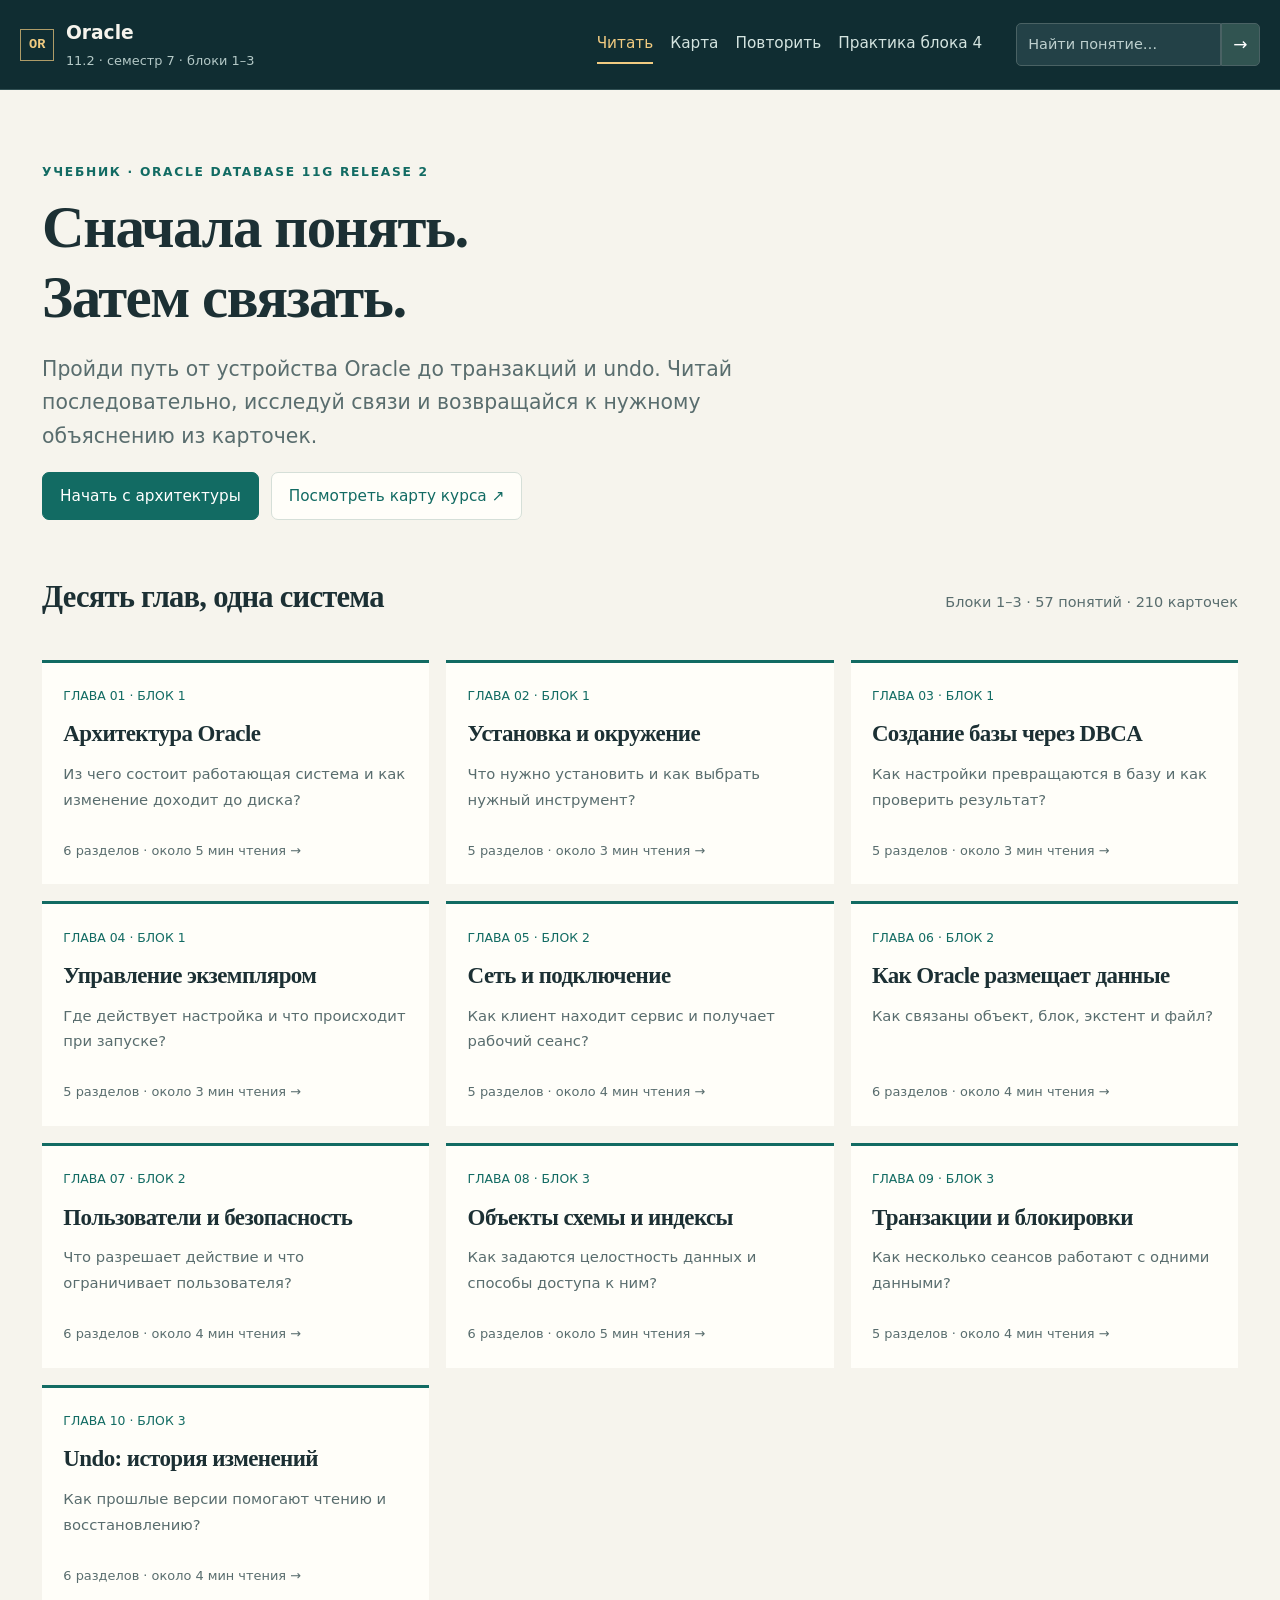
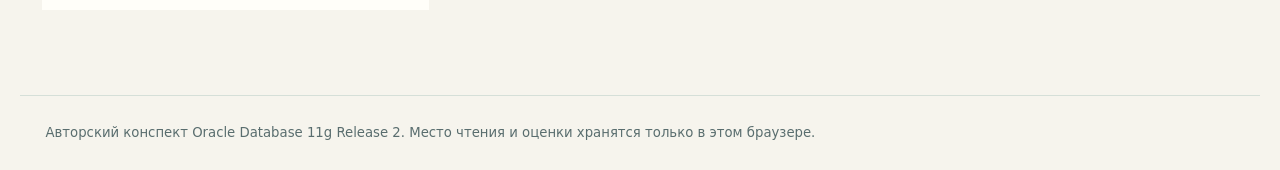
<file: index.html>
<!doctype html>
<html lang="ru">
<head>
  <meta charset="utf-8">
  <meta name="viewport" content="width=device-width, initial-scale=1">
  <meta name="theme-color" content="#102d32">
  <title>Oracle — читать, видеть связи, повторять</title>
  <link rel="icon" href="favicon.svg" type="image/svg+xml">
  <link rel="stylesheet" href="book.css?v=20261018-book1">
  <script defer src="study-core.js?v=20261018-book1"></script>
  <script defer src="book.js?v=20261018-book1"></script>
</head>
<body>
  <a class="skip" href="#main">К содержанию</a>
  <header class="header">
    <a class="brand" href="#/course"><span class="brand-symbol">OR</span><span>Oracle<small>11.2 · семестр 7 · блоки 1–3</small></span></a>
    <nav aria-label="Режим обучения"><a href="#/course" data-nav="read">Читать</a><a href="#/map/course" data-nav="map">Карта</a><a href="cards.html">Повторить</a><a href="practice-b04.html">Практика блока 4</a></nav>
    <form id="search-form" role="search"><label class="sr" for="search">Поиск по курсу</label><input id="search" type="search" placeholder="Найти понятие…" autocomplete="off"><button type="submit" aria-label="Искать">→</button></form>
  </header>
  <main id="main" tabindex="-1"><p class="loading" role="status">Открываем учебник…</p></main>
  <footer>Авторский конспект Oracle Database 11g Release 2. Место чтения и оценки хранятся только в этом браузере.</footer>
  <dialog id="glossary" aria-labelledby="term-title"><button class="dialog-close" type="button" aria-label="Закрыть определение">×</button><p class="eyebrow">Понятие</p><h2 id="term-title"></h2><p id="term-definition"></p><div id="term-links" class="actions"></div></dialog>
  <noscript>Для карты, поиска и карточек нужен JavaScript. Главы также хранятся в проекте в формате Markdown.</noscript>
</body>
</html>
</file>
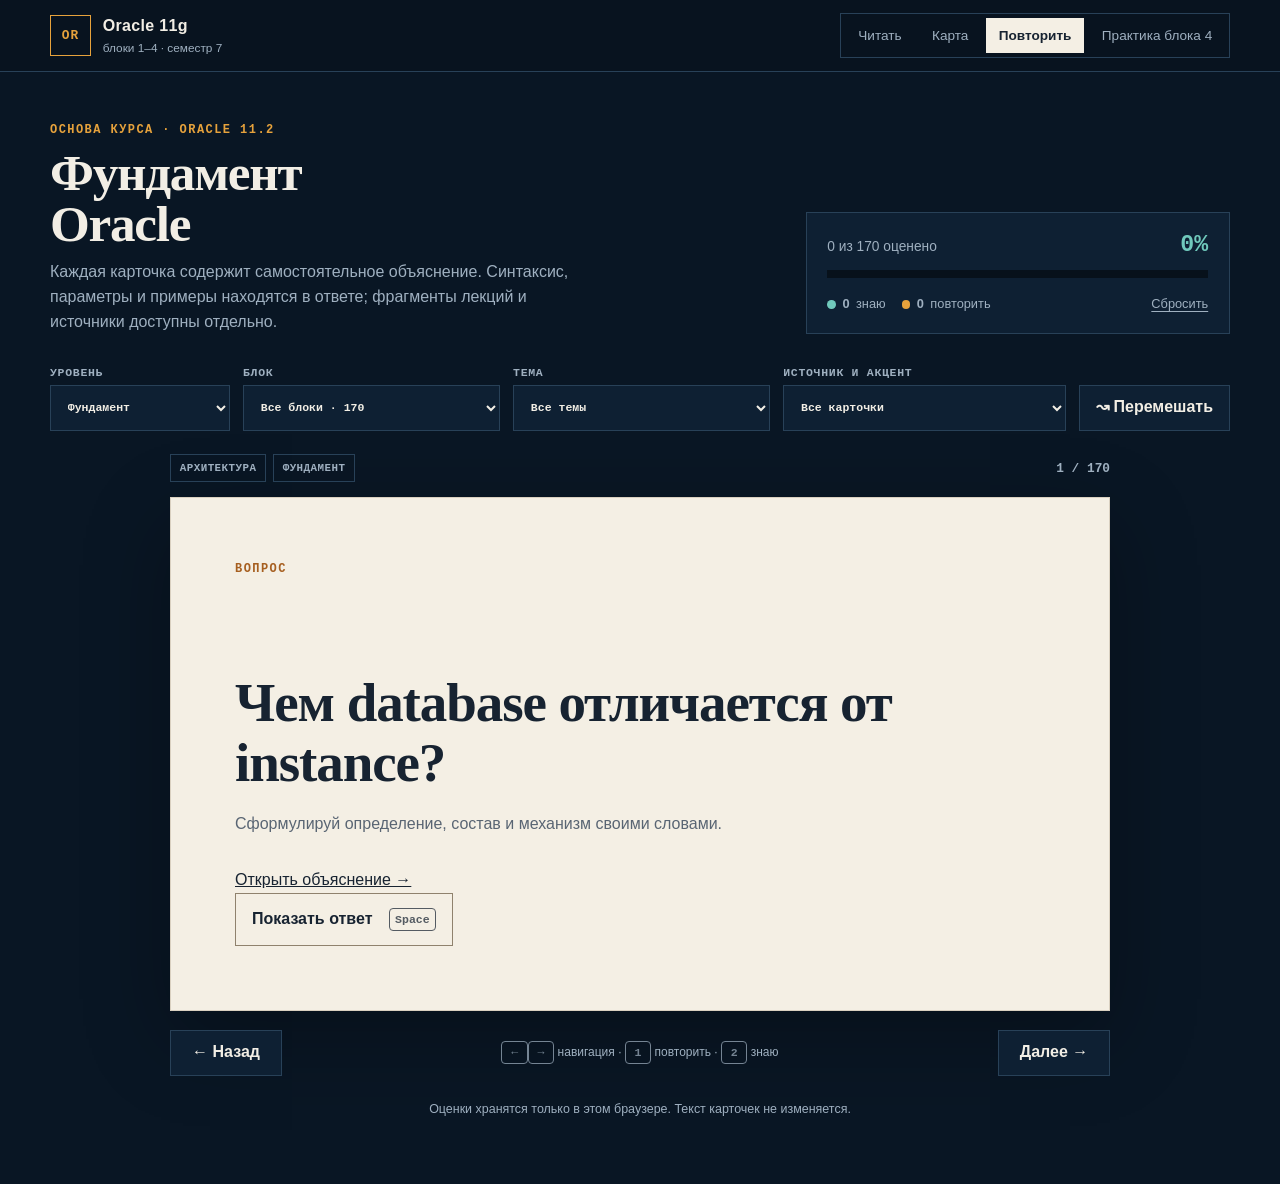
<file: cards.html>
<!doctype html>
<html lang="ru">
<head>
  <meta charset="utf-8">
  <meta name="viewport" content="width=device-width, initial-scale=1">
  <meta name="color-scheme" content="dark">
  <meta name="theme-color" content="#091624">
  <title>Oracle 11g — учебные карточки</title>
  <link rel="icon" href="favicon.svg" type="image/svg+xml">
  <link rel="stylesheet" href="cards.css?v=20261101-standalone3">
  <script defer src="study-core.js?v=20261018-book1"></script>
  <script defer src="cards.js?v=20261101-standalone3"></script>
</head>
<body>
  <header class="topbar">
    <a class="brand" href="index.html" aria-label="Карточки Oracle — начало">
      <span class="brand-mark" aria-hidden="true">OR</span>
      <span><b>Oracle 11g</b><small>блоки 1–4 · семестр 7</small></span>
    </a>
    <nav class="mode-nav" aria-label="Режим обучения"><a href="index.html#/course">Читать</a><a href="index.html#/map/course">Карта</a><a href="cards.html" aria-current="page">Повторить</a><a href="practice-b04.html">Практика блока 4</a></nav>
  </header>

  <main class="app-shell">
    <section class="study-heading" aria-labelledby="page-title">
      <div>
        <p class="kicker">ОСНОВА КУРСА · ORACLE 11.2</p>
        <h1 id="page-title">Фундамент Oracle</h1>
        <p class="intro">Каждая карточка содержит самостоятельное объяснение. Синтаксис, параметры и примеры находятся в ответе; фрагменты лекций и источники доступны отдельно.</p>
        <p id="chapter-context" class="intro" hidden></p>
      </div>
      <div class="progress-panel" aria-label="Общий прогресс">
        <div class="progress-copy"><span id="progress-label">0 из 0 изучено</span><b id="progress-percent">0%</b></div>
        <div class="progress-track" aria-hidden="true"><span id="progress-bar"></span></div>
        <div class="progress-stats">
          <span><i class="dot known"></i><b id="known-count">0</b> знаю</span>
          <span><i class="dot review"></i><b id="review-count">0</b> повторить</span>
          <button id="reset-progress" class="text-button" type="button">Сбросить</button>
        </div>
      </div>
    </section>

    <section class="toolbar" aria-label="Фильтры карточек">
      <label>Уровень
        <select id="level-filter">
          <option value="foundation">Фундамент</option>
          <option value="advanced">Углубление</option>
          <option value="all">Все</option>
        </select>
      </label>
      <label>Блок
        <select id="block-filter"><option value="all">Все блоки</option></select>
      </label>
      <label>Тема
        <select id="topic-filter"><option value="all">Все темы</option></select>
      </label>
      <label>Источник и акцент
        <select id="source-filter">
          <option value="all">Все карточки</option>
          <option value="important">Отмечено преподавателем</option>
          <option value="teacher-detail">Дополнительный устный разбор</option>
          <option value="conflict">Есть исправление по документации</option>
          <option value="documentation">Есть дополнение из документации</option>
          <option value="review">Помечено «повторить»</option>
          <option value="unseen">Ещё без оценки</option>
        </select>
      </label>
      <button id="shuffle" class="control-button" type="button" aria-pressed="false">
        <span aria-hidden="true">↝</span> Перемешать
      </button>
    </section>

    <div id="startup-error" class="notice error" role="alert" hidden>
      <b>Карточки не загрузились.</b>
      <span>Запусти локальный учебник или проверь, что рядом находится <code>cards-data.json</code>.</span>
      <button id="retry" class="control-button" type="button">Повторить</button>
    </div>

    <section id="study-area" class="study-area" aria-live="polite" aria-busy="true">
      <div id="deck-meta" class="deck-meta">
        <div id="card-badges" class="badges" aria-label="Метки карточки"></div>
        <span id="card-counter" class="counter">— / —</span>
      </div>

      <article id="flashcard" class="flashcard" aria-labelledby="question" tabindex="0">
        <div class="card-face question-face">
          <p class="face-label">ВОПРОС</p>
          <h2 id="question">Загрузка карточек…</h2>
          <p id="thinking-prompt" class="thinking-prompt">Сформулируй определение, состав и механизм своими словами.</p>
          <a id="reading-link" href="index.html" hidden>Открыть объяснение →</a>
          <button id="reveal" class="reveal-button" type="button" disabled>Показать ответ <kbd>Space</kbd></button>
        </div>

        <div id="answer" class="answer-face" hidden>
          <section class="defense-answer" aria-labelledby="defense-title">
            <p class="face-label">ОСНОВНОЙ ОТВЕТ</p>
            <h3 id="defense-title" class="visually-hidden">Основной ответ</h3>
            <p id="defense-text"></p>
          </section>

          <section id="deep-section" class="answer-section" hidden>
            <h3>Связь и механизм</h3>
            <p id="deep-text"></p>
          </section>

          <div id="answer-blocks" hidden></div>

          <p id="oral-scope-note" class="oral-scope-note" hidden>Этот пункт объяснён по слайдам и документации. Устный разбор в доступной записи не установлен.</p>

          <section id="teacher-section" class="answer-section teacher-layer" hidden>
            <div class="section-heading">
              <h3>Как это давал преподаватель</h3>
              <span id="teacher-locator" class="locator"></span>
            </div>
            <p id="teacher-default" class="teacher-default"></p>
            <p id="teacher-detail-note" class="source-note" hidden></p>
            <p id="importance-note" class="importance-note" hidden></p>
            <details id="transcript-details">
              <summary>Обработанный фрагмент транскрипции</summary>
              <blockquote id="teacher-excerpt"></blockquote>
              <p id="locator-note" class="source-note"></p>
              <p id="transcript-source" class="source-note source-path"></p>
            </details>
          </section>

          <section id="correction-section" class="answer-section correction-layer" hidden>
            <h3><span aria-hidden="true">!</span> Обязательное техническое исправление</h3>
            <ul id="correction-list"></ul>
          </section>

          <section id="addition-section" class="answer-section documentation-layer" hidden>
            <h3>Дополнение из документации</h3>
            <p class="source-note">Не добавляй это в ответ по умолчанию, если преподаватель не просит раскрыть тему глубже.</p>
            <ul id="addition-list"></ul>
          </section>

          <details id="terms-details" class="support-details" hidden>
            <summary>Термины и русские названия</summary>
            <div id="terms" class="term-list"></div>
          </details>

          <details id="sources-details" class="support-details">
            <summary>Источники и доказательства</summary>
            <div class="sources-grid">
              <div><b>Слайды</b><ul id="slides-list"></ul></div>
              <div><b>Oracle 11.2</b><ul id="docs-list"></ul></div>
            </div>
          </details>
        </div>
      </article>

      <div id="empty-state" class="empty-state" hidden>
        <span aria-hidden="true">∅</span>
        <h2>В этом фильтре карточек нет</h2>
        <p>Выбери другой уровень, блок, тему или источник.</p>
        <button id="clear-filters" class="control-button" type="button">Показать все</button>
      </div>

      <div id="navigation-row" class="navigation-row">
        <button id="previous" class="nav-button" type="button">← Назад</button>
        <p class="keyboard-hint"><kbd>←</kbd><kbd>→</kbd> навигация · <kbd>1</kbd> повторить · <kbd>2</kbd> знаю</p>
        <button id="next" class="nav-button" type="button">Далее →</button>
      </div>

      <div id="rating-row" class="rating-row" hidden>
        <button id="mark-review" class="rating-button review" type="button"><span aria-hidden="true">↺</span><span><b>Повторить</b><small>клавиша 1</small></span></button>
        <button id="mark-known" class="rating-button known" type="button"><span aria-hidden="true">✓</span><span><b>Знаю</b><small>клавиша 2</small></span></button>
      </div>
    </section>

    <p id="storage-note" class="storage-note" role="status">Оценки хранятся только в этом браузере. Текст карточек не изменяется.</p>
  </main>

  <dialog id="reset-dialog" aria-labelledby="reset-title">
    <h2 id="reset-title">Сбросить весь прогресс?</h2>
    <p>Метки «знаю» и «повторить» будут удалены из этого браузера. Сами карточки останутся.</p>
    <div class="dialog-actions">
      <button id="cancel-reset" class="control-button" type="button">Отмена</button>
      <button id="confirm-reset" class="control-button danger" type="button">Сбросить</button>
    </div>
  </dialog>

  <noscript><p class="notice error">Для режима карточек нужен JavaScript.</p></noscript>
</body>
</html>
</file>
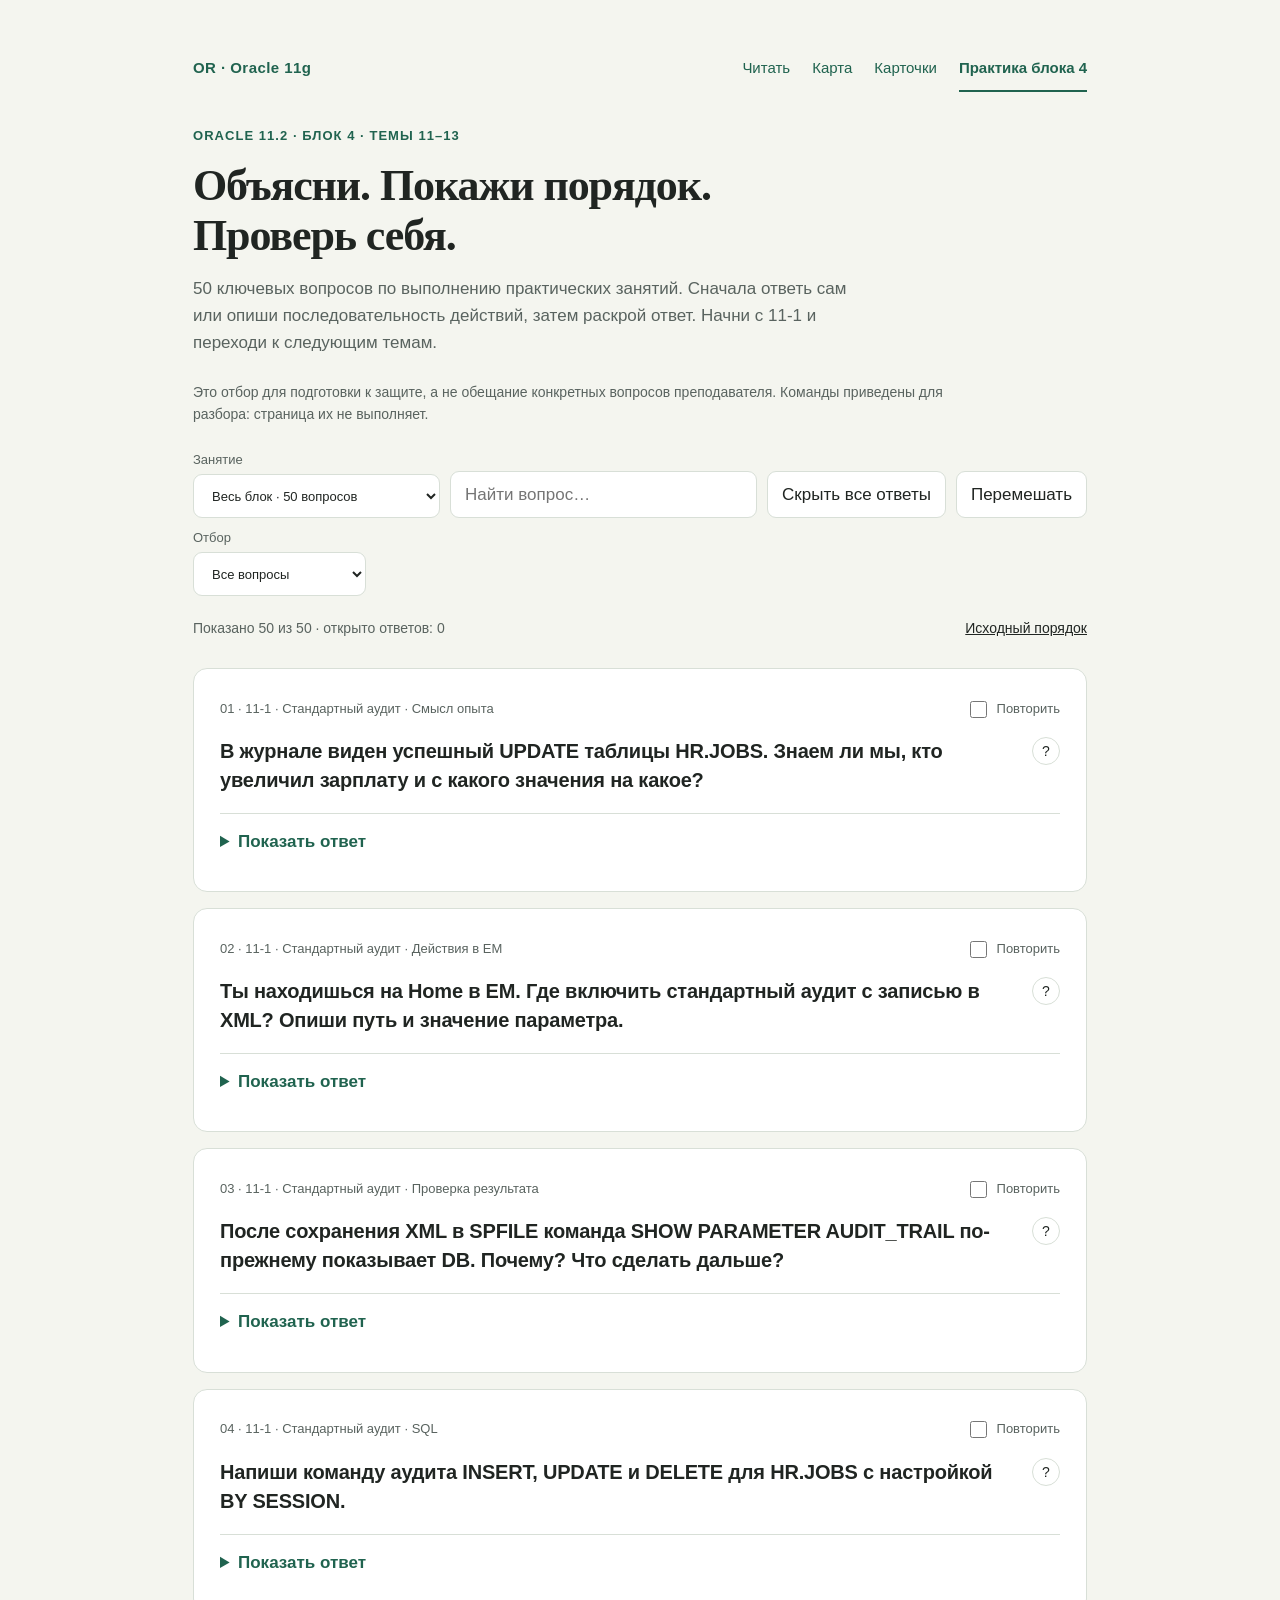
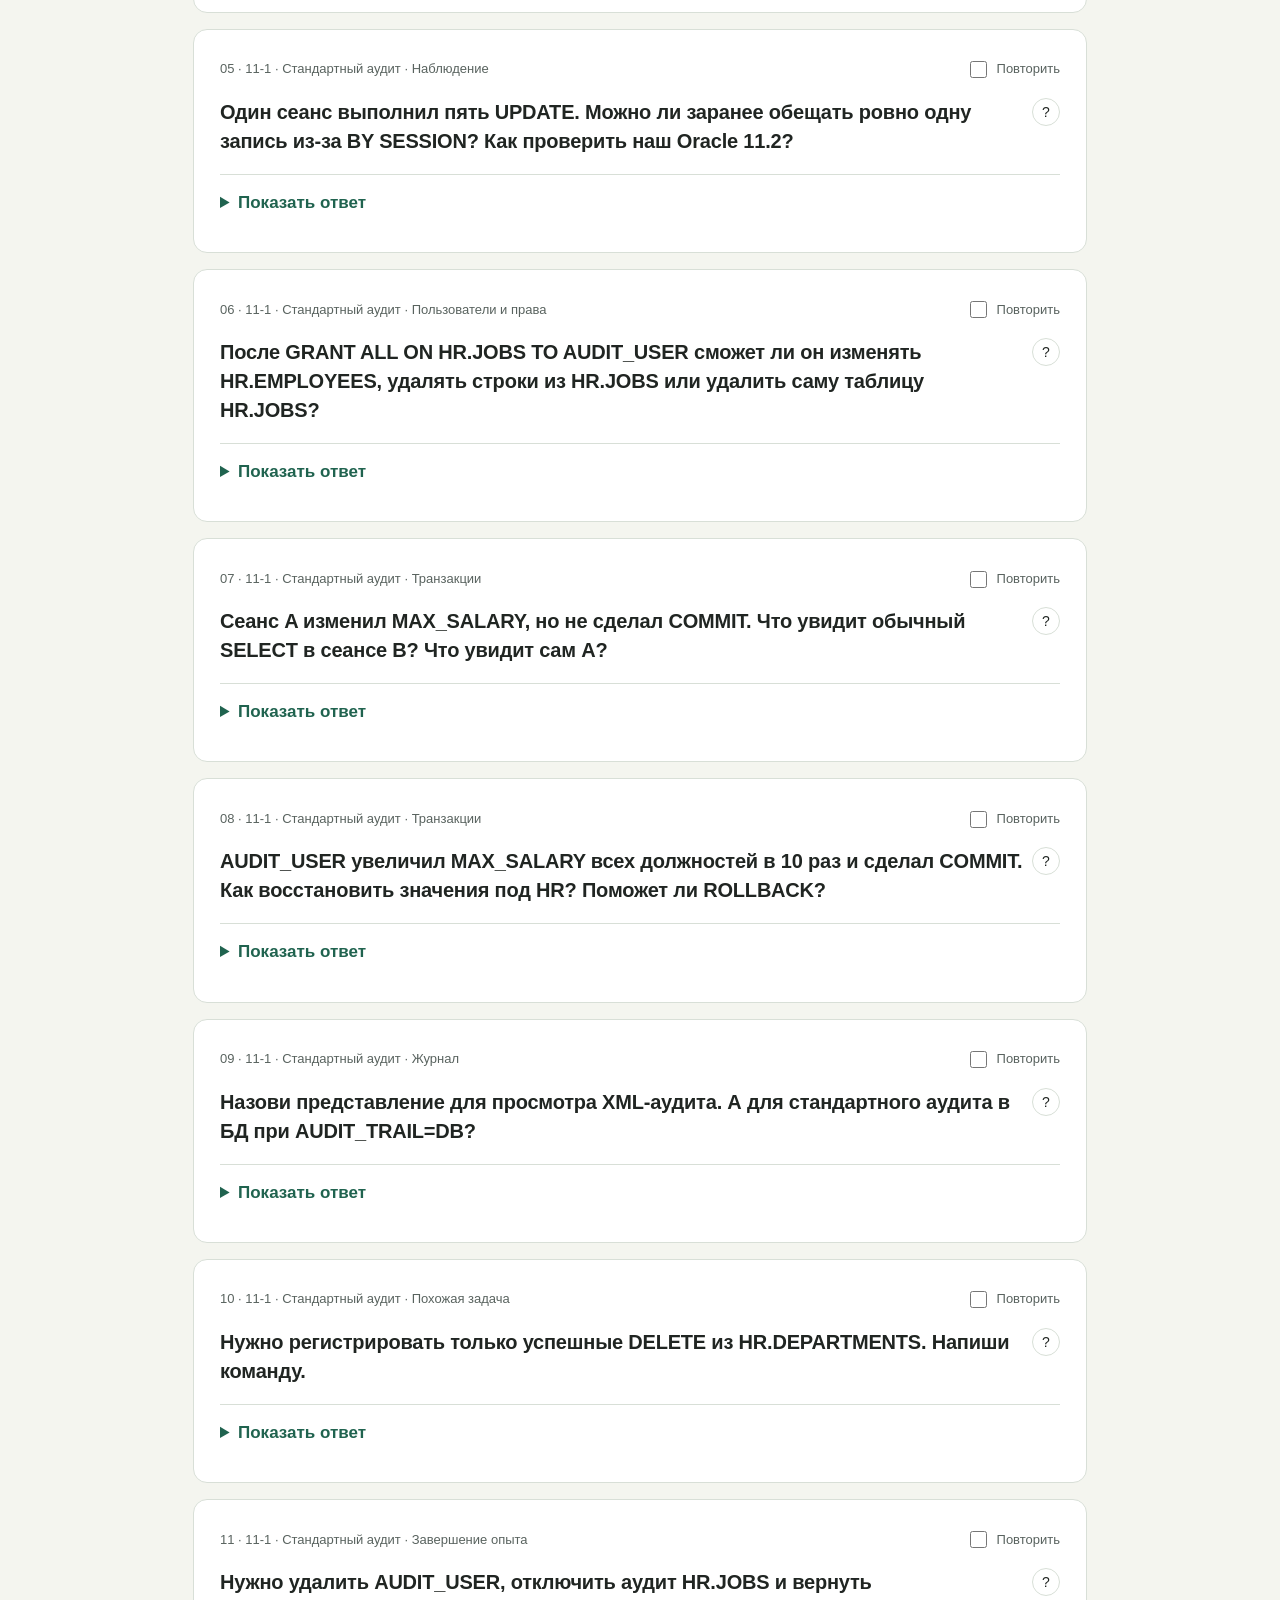
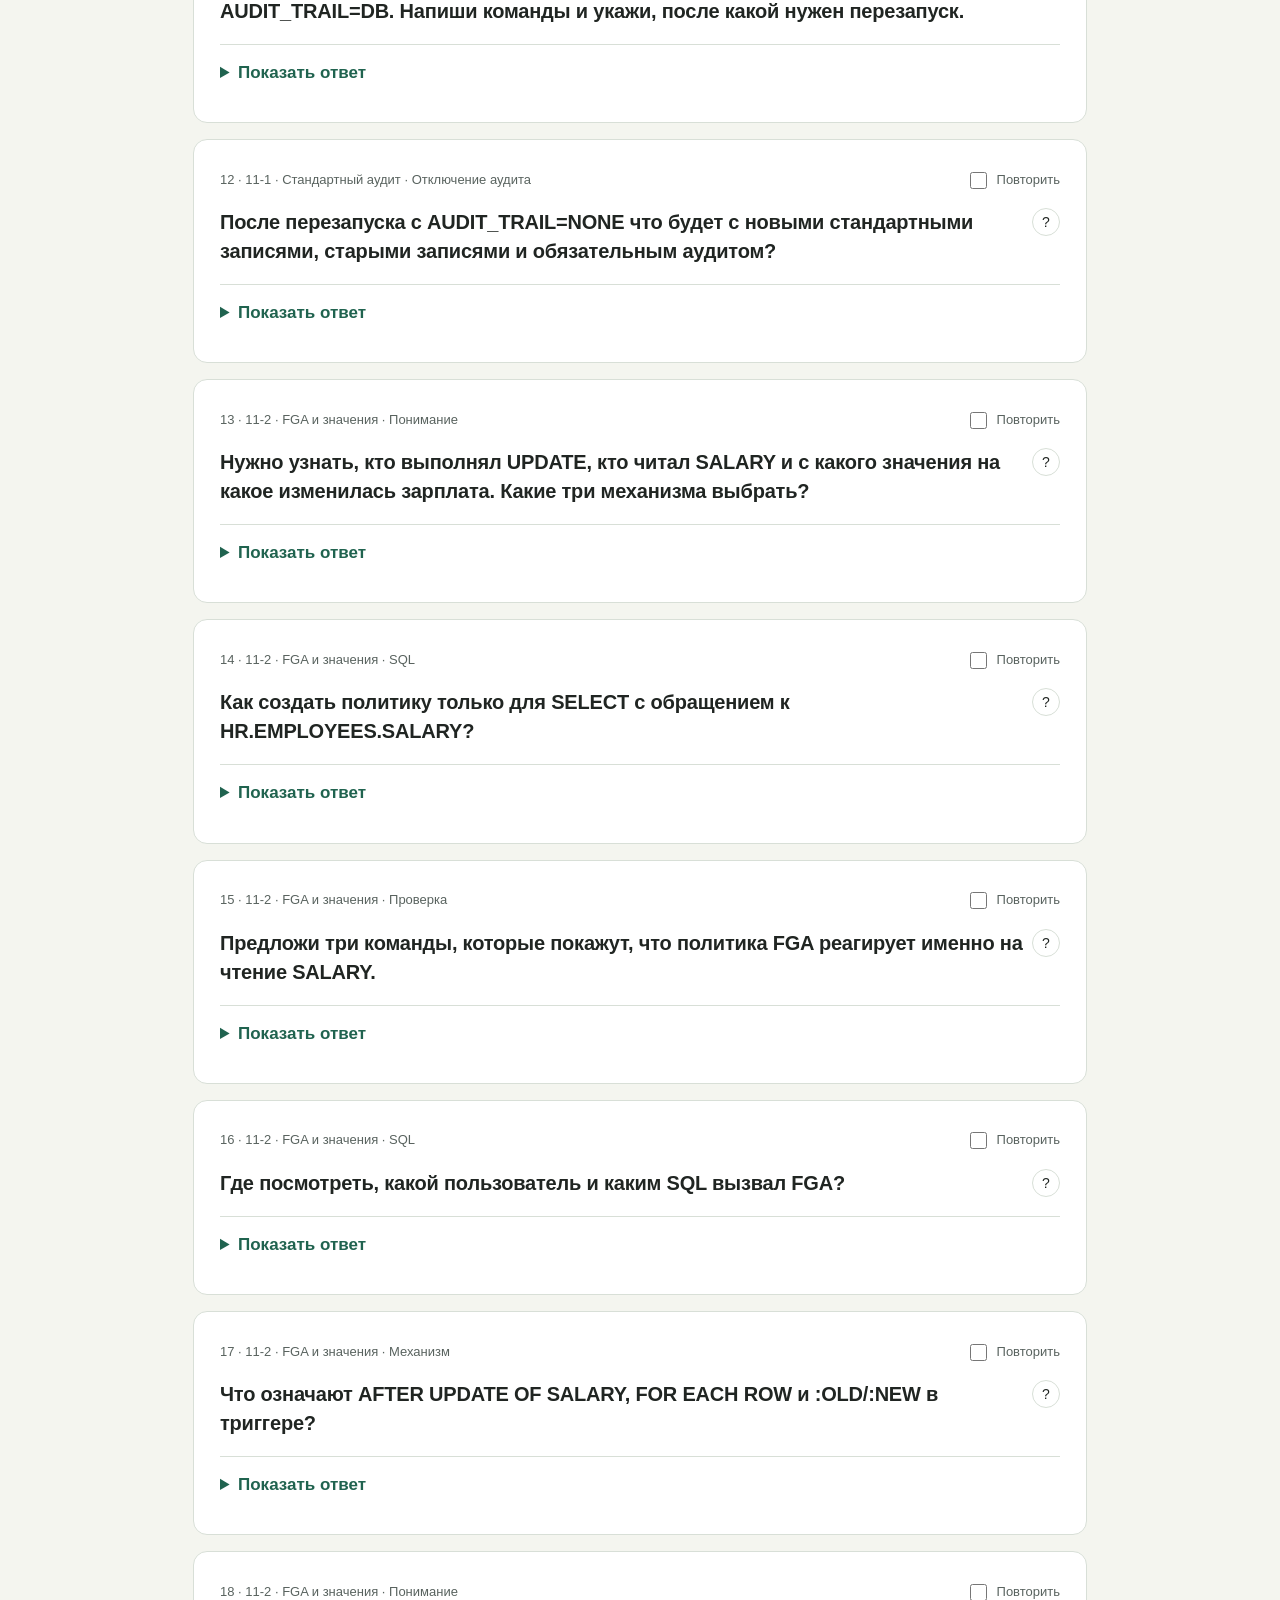
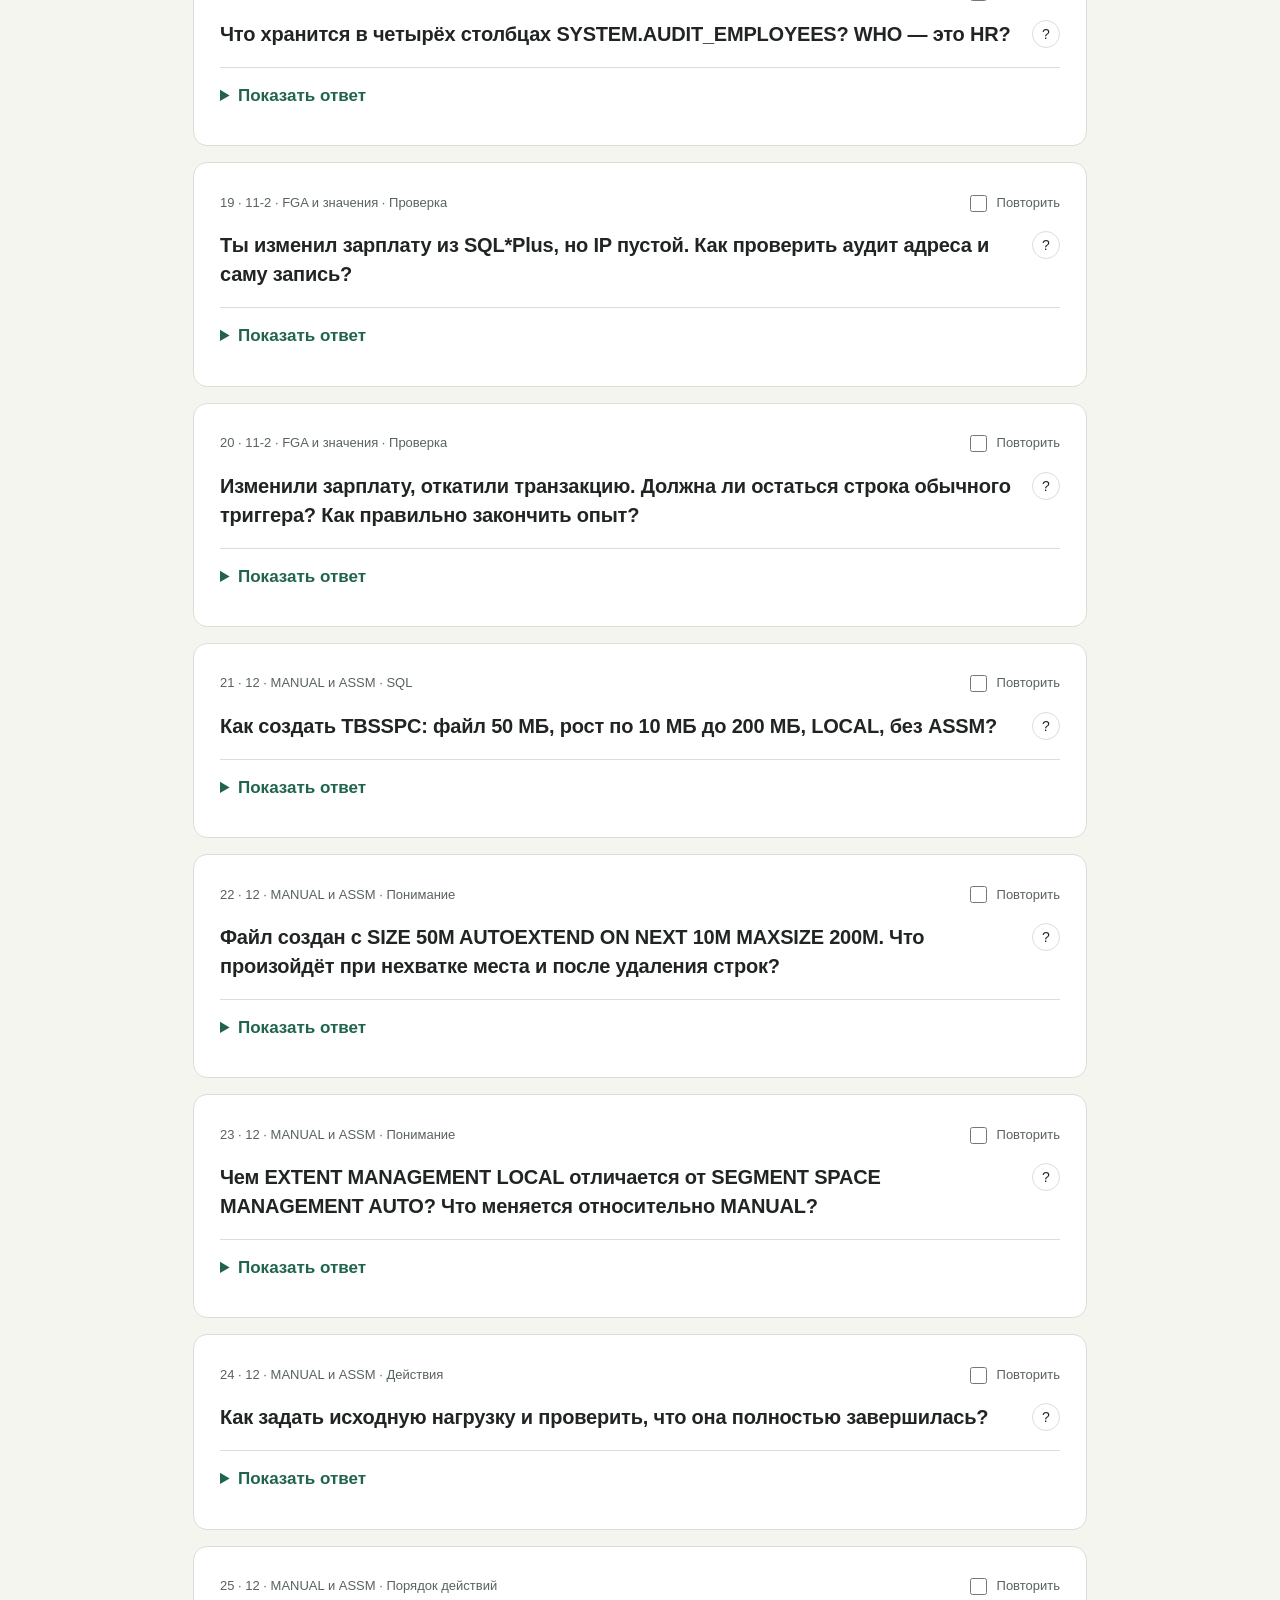
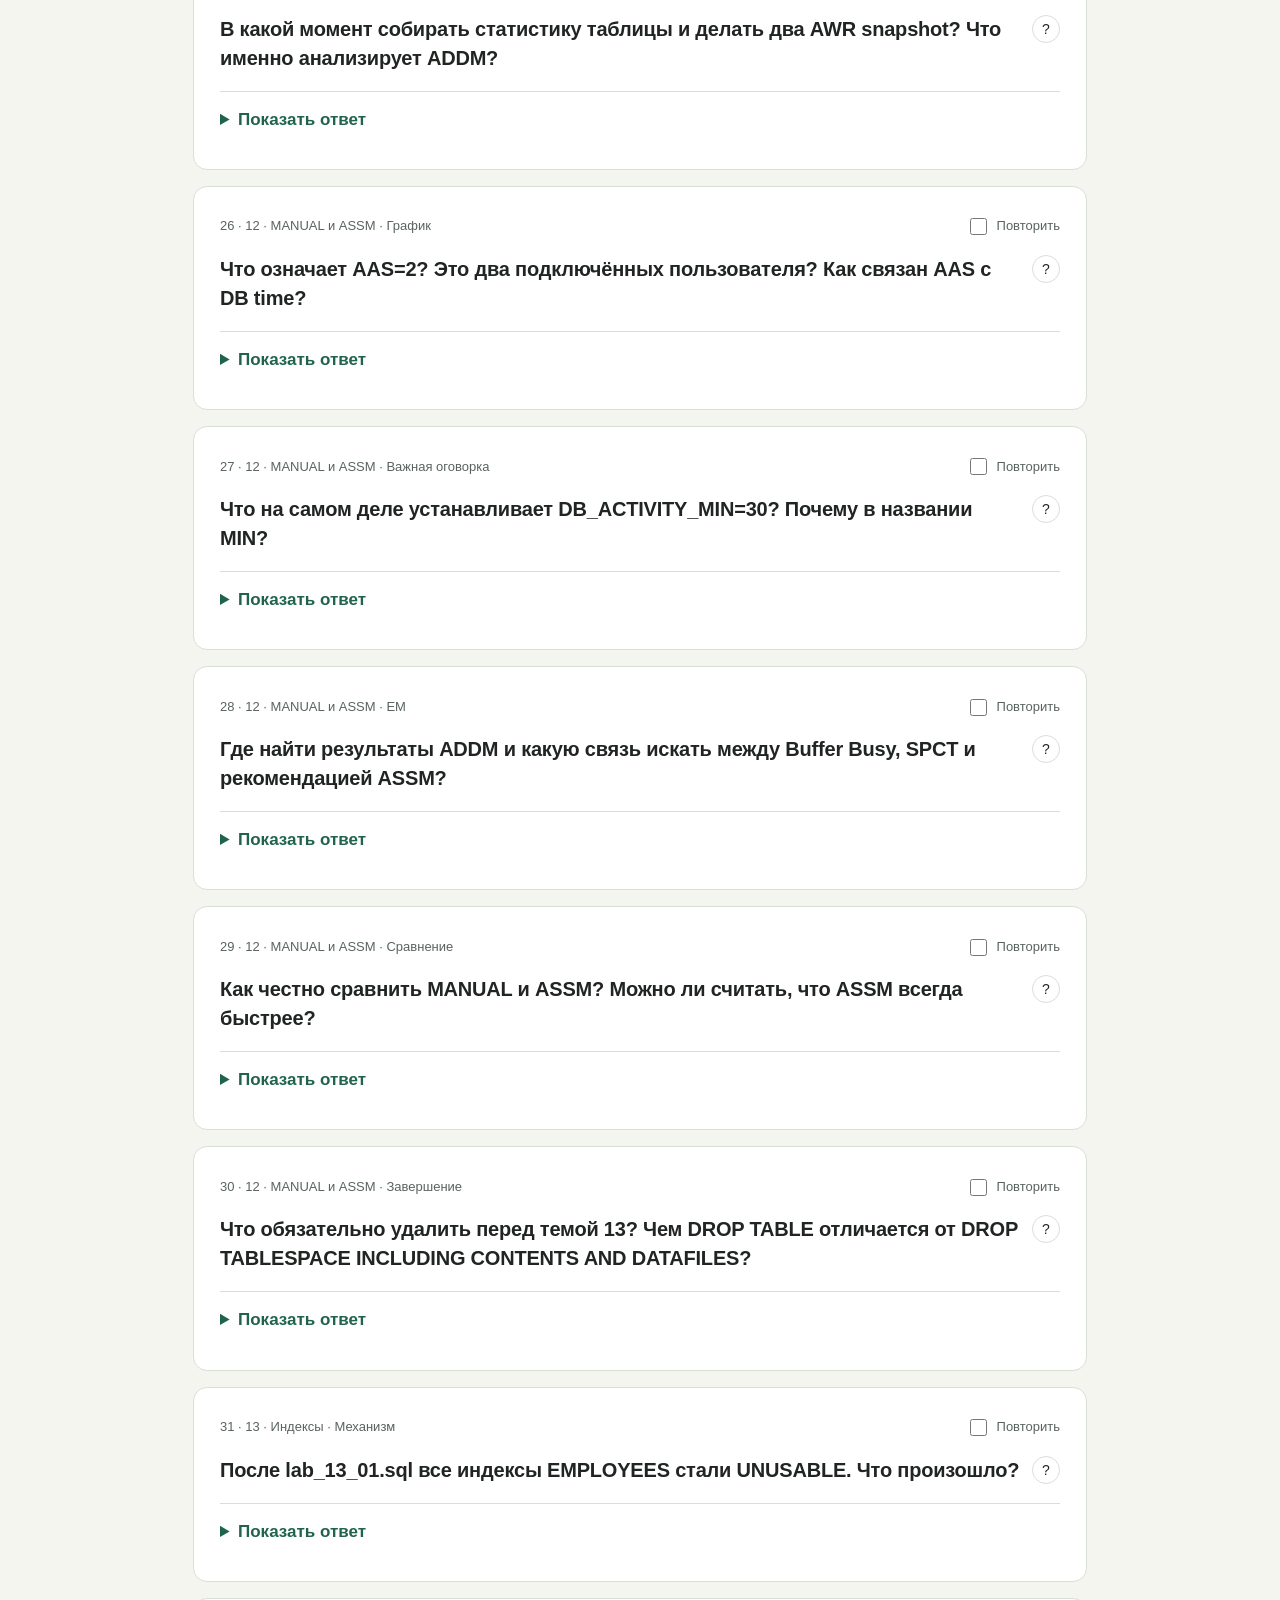
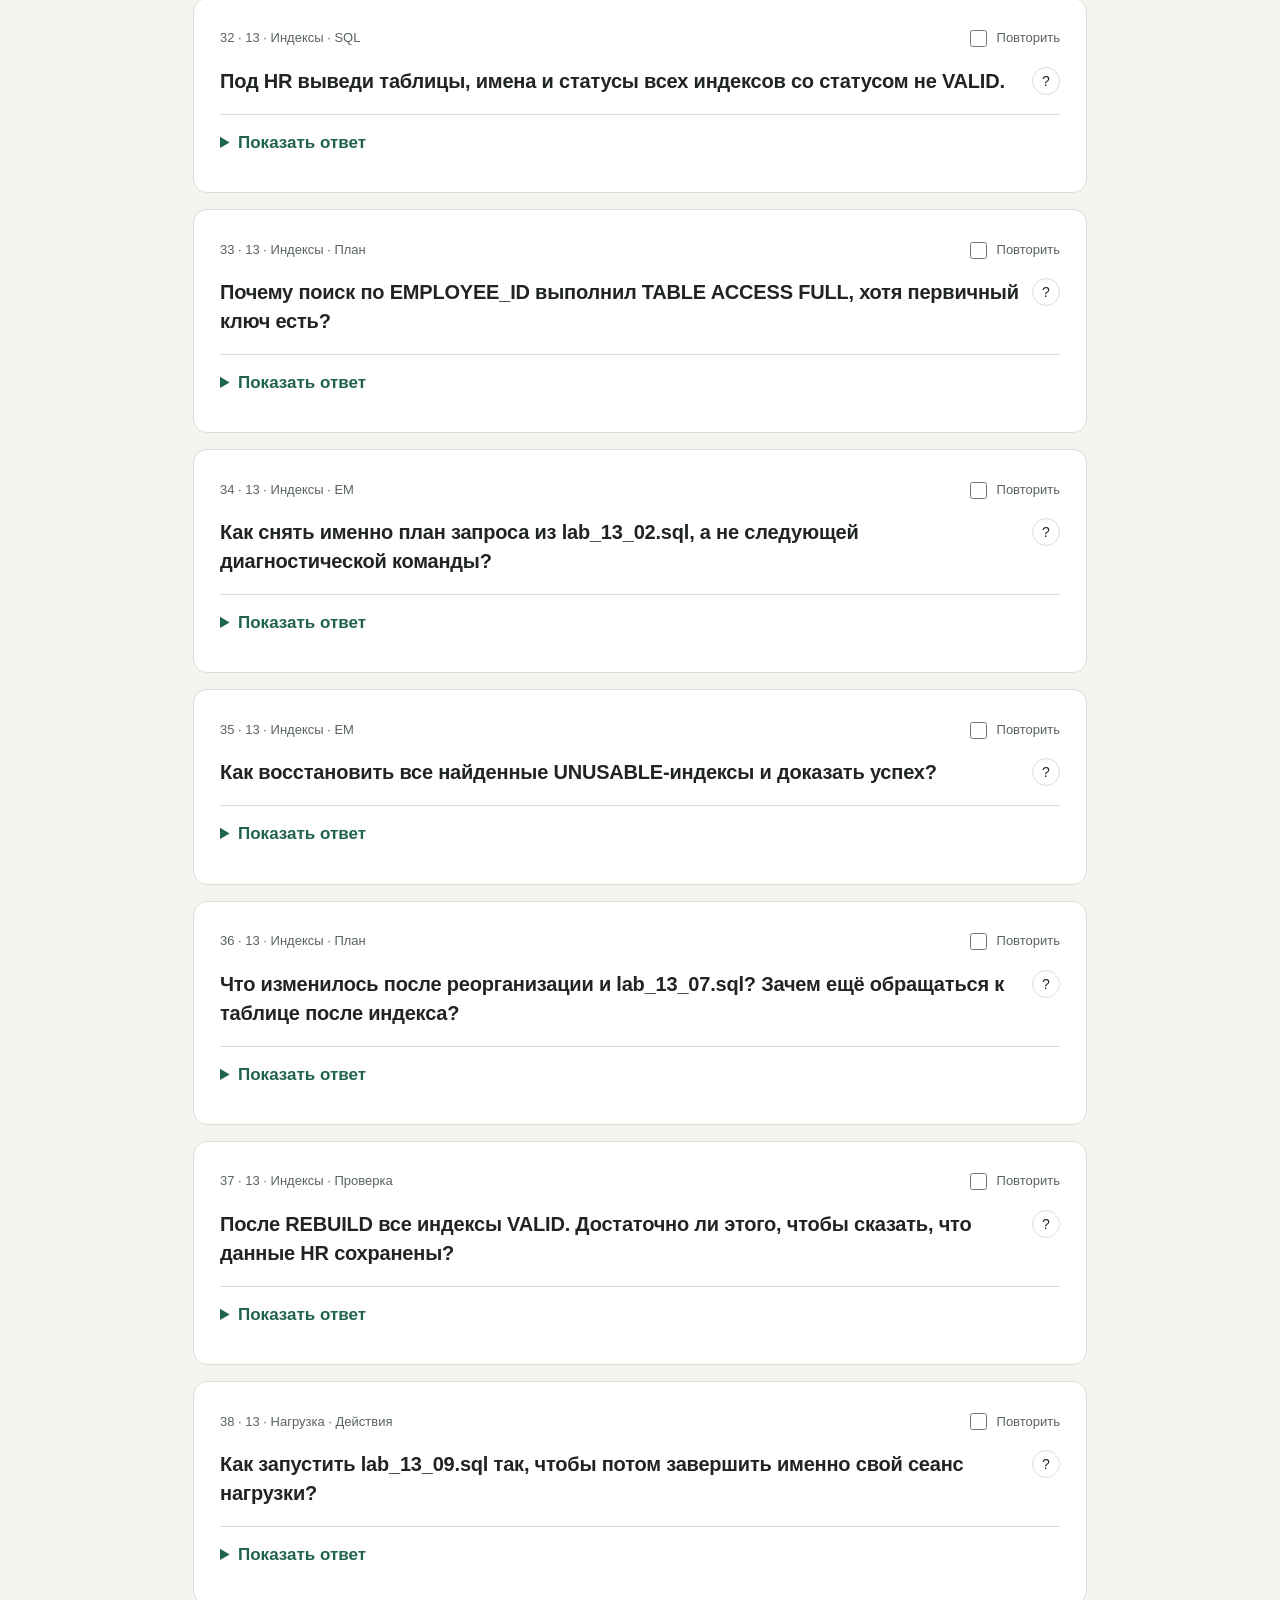
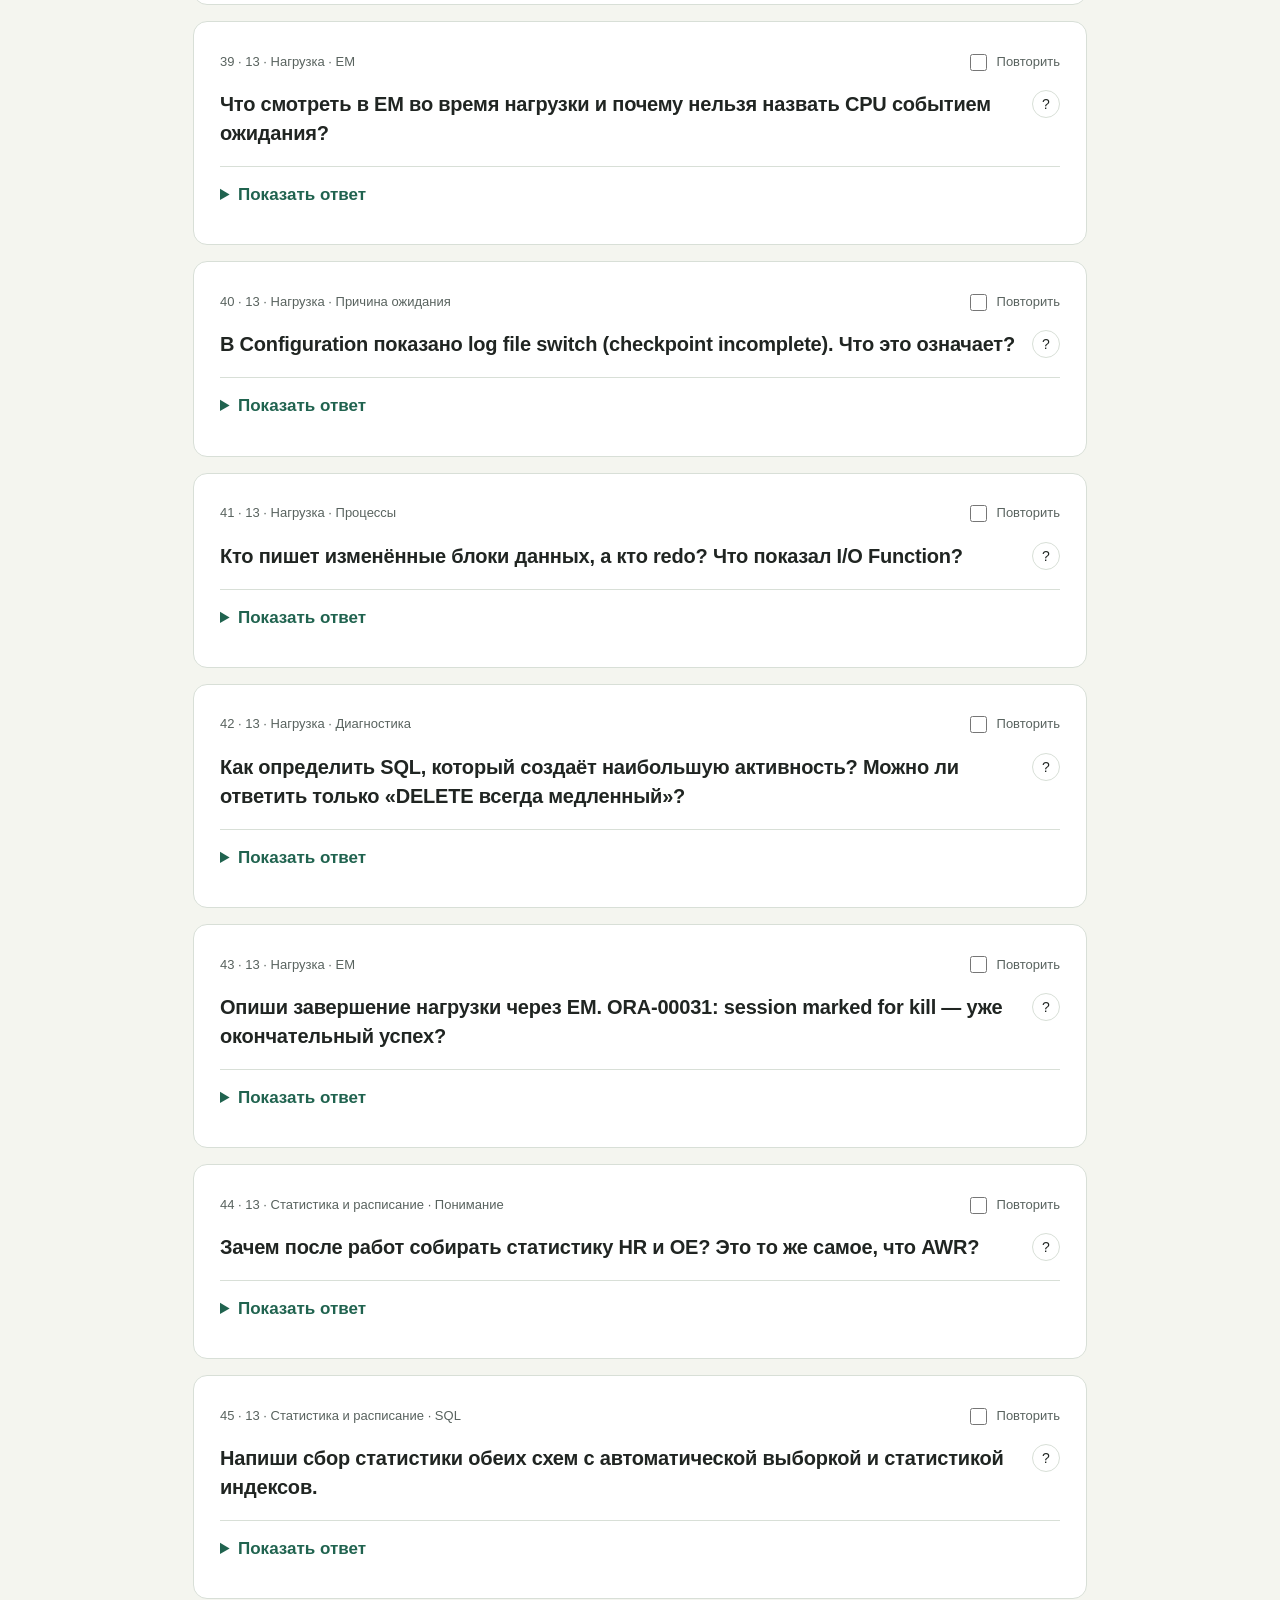
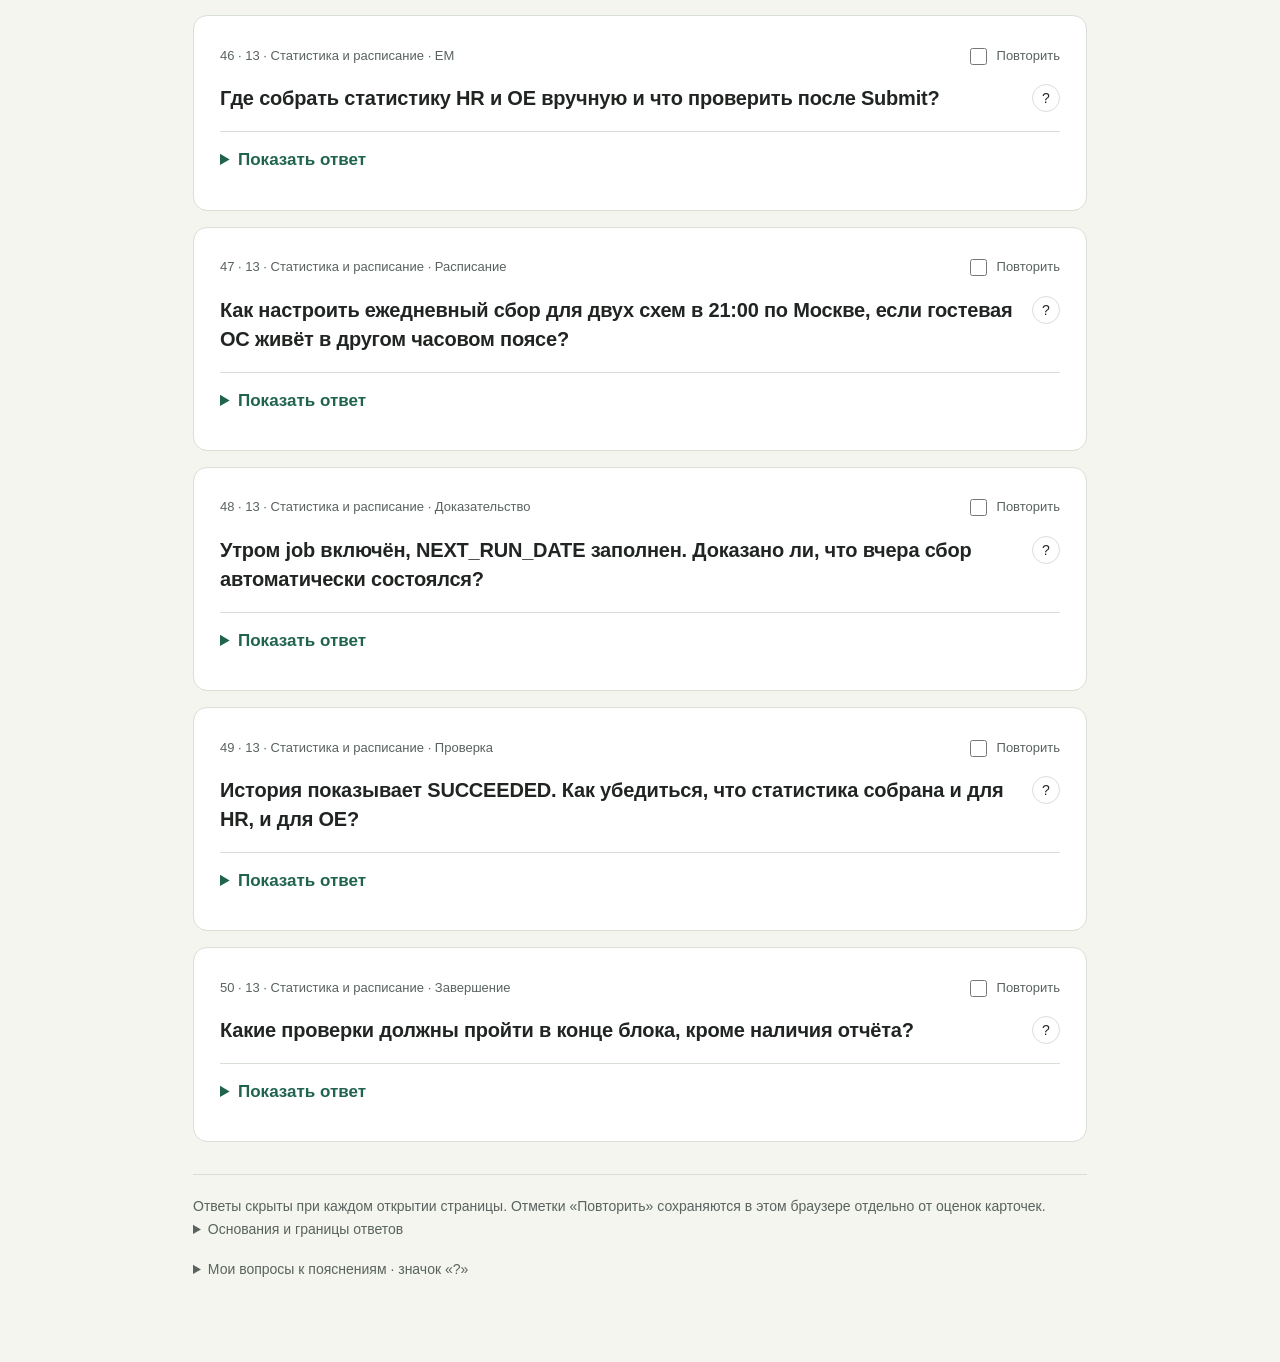
<file: practice-b04.html>
<!doctype html>
<html lang="ru">
<head>
<meta charset="utf-8">
<meta name="viewport" content="width=device-width,initial-scale=1">
<meta name="theme-color" content="#20634f">
<meta name="description" content="50 важных практических вопросов по блоку 4 Oracle 11.2: аудит, FGA, ASSM, индексы, нагрузка и сбор статистики. Ответы скрыты.">
<title>Блок 4 · Вопросы по практике Oracle 11.2</title>
<link rel="icon" href="favicon.svg" type="image/svg+xml">
<style>
:root{color-scheme:light;--text:#202522;--muted:#59635f;--surface:#fff;--paper:#f4f5ef;--line:#d8dfd7;--accent:#20634f;--soft:#edf5ef}
*{box-sizing:border-box}
[hidden]{display:none!important}
body{margin:0;background:var(--paper);color:var(--text);font:17px/1.6 -apple-system,BlinkMacSystemFont,"Segoe UI",sans-serif}
.page{max-width:950px;margin:auto;padding:48px 28px 64px}
.eyebrow{font-size:13px;font-weight:750;letter-spacing:.08em;text-transform:uppercase;color:var(--accent)}
h1{font:600 clamp(30px,5vw,44px)/1.14 Georgia,serif;letter-spacing:-.025em;margin:14px 0}
.intro{max-width:670px;color:var(--muted);margin:0 0 24px}
.toolbar{display:flex;flex-wrap:wrap;gap:10px;margin:25px 0 14px;align-items:center}
button,select,input,textarea{font:inherit}
button,select{min-height:44px;border:1px solid var(--line);border-radius:9px;background:var(--surface);color:var(--text);padding:9px 14px}
button{cursor:pointer}
button:hover{background:var(--soft)}
button:focus-visible,summary:focus-visible,input:focus-visible,select:focus-visible,textarea:focus-visible,a:focus-visible{outline:3px solid #769fdf;outline-offset:3px}
.search{flex:1 1 260px;min-width:0}
.search input{width:100%;min-height:44px;background:var(--surface);border:1px solid var(--line);border-radius:9px;padding:9px 14px;color:var(--text)}
.toolbar select{max-width:100%}
.secondary{display:flex;justify-content:space-between;gap:12px;flex-wrap:wrap;margin:0 0 22px;align-items:center}
.count{color:var(--muted);font-size:14px}
.reset{border:0;background:transparent;padding:6px 0;text-decoration:underline;font-size:14px;min-height:36px}
.question-card{background:var(--surface);border:1px solid var(--line);border-radius:14px;padding:24px 26px;margin:0 0 16px}
.question-meta{display:flex;justify-content:space-between;gap:14px;align-items:center;flex-wrap:wrap;font-size:13px;color:var(--muted);margin-bottom:12px}
.meta-label{font-weight:650}
.review{display:flex;align-items:center;gap:7px;min-height:32px;cursor:pointer}
.review input{width:17px;height:17px;accent-color:var(--accent)}
h2.prompt{font-size:20px;line-height:1.45;letter-spacing:-.01em;margin:0 0 18px;font-weight:650;overflow-wrap:anywhere}
details.answer{border-top:1px solid var(--line);padding-top:2px}
details.answer summary{color:var(--accent);font-weight:650;padding:12px 0;cursor:pointer;min-height:48px}
.answer-body{padding:0 0 8px;line-height:1.7}
.answer-body p{margin:8px 0 14px}
.answer-body p:last-child{margin-bottom:0}
.answer-body ul{padding-left:24px}
code{font-family:ui-monospace,SFMono-Regular,Consolas,monospace;font-size:.88em;background:var(--soft);padding:2px 4px;border-radius:4px;overflow-wrap:anywhere}
pre{background:var(--soft);padding:17px 18px;border-radius:8px;white-space:pre-wrap;overflow-wrap:anywhere;line-height:1.7}
pre code{padding:0;background:none}
.empty{text-align:center;padding:45px 10px;color:var(--muted)}
footer{margin-top:32px;font-size:14px;color:var(--muted);border-top:1px solid var(--line);padding-top:20px}
footer summary{cursor:pointer;min-height:40px}
footer a{color:var(--accent)}
footer ul{padding-left:20px}
.study-q-help{font-size:13px!important;border-color:var(--line)!important;color:var(--muted)}
.study-q-button{border-color:var(--line)!important}
.study-q-editor textarea{color:var(--text);background:var(--surface);border:1px solid var(--line);padding:9px;box-sizing:border-box}
.study-q-editor button{font-size:14px}
@media(max-width:540px){.page{padding:26px 16px 40px}.question-card{padding:19px 17px}h2.prompt{font-size:18px}.toolbar{gap:8px}.toolbar>button{flex:1 1 140px}.toolbar select{width:100%}.search{flex-basis:100%}.question-meta{gap:8px}pre{padding:13px}.study-q-button{min-width:32px!important;min-height:32px!important}}
@media(prefers-reduced-motion:reduce){*{scroll-behavior:auto!important}}

.site-nav{display:flex;flex-wrap:wrap;gap:8px 22px;align-items:center;margin-bottom:34px;font-size:15px}
.site-nav a{color:var(--accent);text-decoration:none;padding:8px 0;min-height:44px}
.site-nav a[aria-current]{font-weight:750;border-bottom:2px solid var(--accent)}
.site-nav .brand{margin-right:auto;font-weight:800;letter-spacing:.03em}
.study-q-help{font-size:13px}.topic-filter{display:flex;flex-direction:column;font-size:13px;color:var(--muted);gap:3px}
.toolbar .search{align-self:end}.toolbar button{align-self:end}
.practice-note{font-size:14px;color:var(--muted);max-width:760px;margin-bottom:16px}
@media(max-width:650px){.site-nav{gap:4px 18px}.site-nav .brand{flex-basis:100%}.topic-filter{flex:1 1 200px}.toolbar select{width:100%}.question-meta{align-items:flex-start}.question-meta>span{flex:1}.review{flex:none}.page{padding-top:22px}}
</style>
</head>
<body>
<div class="page">
<nav class="site-nav" aria-label="Режим обучения">
<a class="brand" href="index.html">OR · Oracle 11g</a>
<a href="index.html#/course">Читать</a>
<a href="index.html#/map/course">Карта</a>
<a href="cards.html">Карточки</a>
<a href="practice-b04.html" aria-current="page">Практика блока 4</a>
</nav>
<header>
<div class="eyebrow">Oracle 11.2 · Блок 4 · Темы 11–13</div>
<h1>Объясни. Покажи порядок.<br>Проверь себя.</h1>
<div class="intro">50 ключевых вопросов по выполнению практических занятий. Сначала ответь сам или опиши последовательность действий, затем раскрой ответ. Начни с 11-1 и переходи к следующим темам.</div>
<div class="practice-note">Это отбор для подготовки к защите, а не обещание конкретных вопросов преподавателя. Команды приведены для разбора: страница их не выполняет.</div>
<div class="toolbar" aria-label="Настройки самопроверки">
<label class="topic-filter">Занятие<select id="topic" aria-label="Занятие">
<option value="all">Весь блок · 50 вопросов</option>
<option value="11-1">11-1 · Стандартный аудит · 12</option>
<option value="11-2">11-2 · FGA и значения · 8</option>
<option value="12">12 · MANUAL и ASSM · 10</option>
<option value="13-index">13 · Индексы · 7</option>
<option value="13-load">13 · Нагрузка · 6</option>
<option value="13-stats">13 · Статистика и расписание · 7</option>
</select></label>
<label class="search"><input id="search" type="search" placeholder="Найти вопрос…" aria-label="Найти вопрос"></label>
<button id="hide-all" type="button">Скрыть все ответы</button>
<button id="shuffle" type="button">Перемешать</button>
<label class="topic-filter">Отбор<select id="filter" aria-label="Какие вопросы показывать"><option value="all">Все вопросы</option><option value="review">Только «Повторить»</option></select></label>
</div>
<div class="secondary"><span id="count" class="count" role="status" aria-live="polite">50 вопросов · ответы скрыты</span><button type="button" class="reset" id="restore-order">Исходный порядок</button></div>
</header>
<main id="question-list" aria-label="Вопросы для самопроверки">
<article class="question-card" id="std-goal" data-id="std-goal" data-section="11-1"><div class="question-meta"><span>01 · 11-1 · Стандартный аудит · Смысл опыта</span><label class="review"><input type="checkbox" aria-label="Повторить вопрос 1"> Повторить</label></div><h2 class="prompt">В журнале виден успешный UPDATE таблицы HR.JOBS. Знаем ли мы, кто увеличил зарплату и с какого значения на какое?</h2><details class="answer"><summary>Показать ответ</summary><div class="answer-body"><p>Запись позволяет установить пользователя и факт операции. В нашем опыте с обычным <code>AUDIT_TRAIL=XML</code> старые и новые зарплаты, SQL-текст и привязки отсутствовали. Поэтому только по этим записям нельзя определить направление изменения.</p><p>Старые и новые значения затем регистрируются отдельным триггером в занятии 11-2. Расширенный стандартный аудит может содержать SQL-текст, но универсального сохранения старых и новых значений строк не обеспечивает.</p></div></details></article>
<article class="question-card" id="std-em-path" data-id="std-em-path" data-section="11-1"><div class="question-meta"><span>02 · 11-1 · Стандартный аудит · Действия в EM</span><label class="review"><input type="checkbox" aria-label="Повторить вопрос 2"> Повторить</label></div><h2 class="prompt">Ты находишься на Home в EM. Где включить стандартный аудит с записью в XML? Опиши путь и значение параметра.</h2><details class="answer"><summary>Показать ответ</summary><div class="answer-body"><p>Вход с административными привилегиями. Путь из задания: <strong>Server → Security → Audit Settings → Configuration → Audit Trail</strong>. Для <code>AUDIT_TRAIL</code> выбираем <code>XML</code>; изменение сохраняем в SPFILE.</p><p>Смотрим Show SQL, применяем изменение, штатно перезапускаем экземпляр и проверяем действующее значение. <code>NONE</code> отключает стандартный аудит.</p><pre><code>ALTER SYSTEM SET AUDIT_TRAIL='XML' SCOPE=SPFILE;</code></pre></div></details></article>
<article class="question-card" id="std-restart" data-id="std-restart" data-section="11-1"><div class="question-meta"><span>03 · 11-1 · Стандартный аудит · Проверка результата</span><label class="review"><input type="checkbox" aria-label="Повторить вопрос 3"> Повторить</label></div><h2 class="prompt">После сохранения XML в SPFILE команда SHOW PARAMETER AUDIT_TRAIL по-прежнему показывает DB. Почему? Что сделать дальше?</h2><details class="answer"><summary>Показать ответ</summary><div class="answer-body"><p>В работающем экземпляре действует прежнее значение. <code>AUDIT_TRAIL</code> статический: нужен перезапуск экземпляра.</p><pre><code>SHOW PARAMETER AUDIT_TRAIL</code></pre><p>После перезапуска ожидаем XML. Статичность — причина перезапуска; сам выбор SCOPE=SPFILE не делает любой параметр статическим.</p></div></details></article>
<article class="question-card" id="std-object-audit" data-id="std-object-audit" data-section="11-1"><div class="question-meta"><span>04 · 11-1 · Стандартный аудит · SQL</span><label class="review"><input type="checkbox" aria-label="Повторить вопрос 4"> Повторить</label></div><h2 class="prompt">Напиши команду аудита INSERT, UPDATE и DELETE для HR.JOBS с настройкой BY SESSION.</h2><details class="answer"><summary>Показать ответ</summary><div class="answer-body"><pre><code>AUDIT INSERT, UPDATE, DELETE
ON HR.JOBS
BY SESSION;</code></pre><p>В EM выбираем таблицу HR.JOBS, три операции и гранулярность Session, проверяем Show SQL, затем применяем. Без WHENEVER SUCCESSFUL / NOT SUCCESSFUL настраивается аудит успешных и неуспешных выполнений.</p></div></details></article>
<article class="question-card" id="std-by-session" data-id="std-by-session" data-section="11-1"><div class="question-meta"><span>05 · 11-1 · Стандартный аудит · Наблюдение</span><label class="review"><input type="checkbox" aria-label="Повторить вопрос 5"> Повторить</label></div><h2 class="prompt">Один сеанс выполнил пять UPDATE. Можно ли заранее обещать ровно одну запись из-за BY SESSION? Как проверить наш Oracle 11.2?</h2><details class="answer"><summary>Показать ответ</summary><div class="answer-body"><p>Нельзя без проверки обещать ровно одну запись. В документации 11.2 есть оговорка об отдельных записях и при BY SESSION. Важны версия, режим и фактический вывод.</p><p>План: настроить аудит тестового объекта, выполнить пять операций в одном известном сеансе, завершить его и сопоставить записи по пользователю, объекту, времени и идентификатору сеанса.</p><p>В исходном опыте было по одному UPDATE от каждого из двух пользователей. Он не доказывает поведение пяти UPDATE. Здесь описываем проверку, автоматически ничего не запускается.</p></div></details></article>
<article class="question-card" id="std-grant-all" data-id="std-grant-all" data-section="11-1"><div class="question-meta"><span>06 · 11-1 · Стандартный аудит · Пользователи и права</span><label class="review"><input type="checkbox" aria-label="Повторить вопрос 6"> Повторить</label></div><h2 class="prompt">После GRANT ALL ON HR.JOBS TO AUDIT_USER сможет ли он изменять HR.EMPLOYEES, удалять строки из HR.JOBS или удалить саму таблицу HR.JOBS?</h2><details class="answer"><summary>Показать ответ</summary><div class="answer-body"><p>На основании только этого предоставления прав:</p><ul><li>Изменять HR.EMPLOYEES — <strong>нет</strong>.</li><li>Удалять строки из HR.JOBS — <strong>да</strong>, предоставлена DELETE.</li><li>Удалить чужую таблицу командой DROP TABLE — <strong>нет</strong>.</li></ul><p>ALL здесь относится к объектным привилегиям на конкретную таблицу, а не ко всей схеме или всем системным полномочиям.</p></div></details></article>
<article class="question-card" id="std-uncommitted" data-id="std-uncommitted" data-section="11-1"><div class="question-meta"><span>07 · 11-1 · Стандартный аудит · Транзакции</span><label class="review"><input type="checkbox" aria-label="Повторить вопрос 7"> Повторить</label></div><h2 class="prompt">Сеанс A изменил MAX_SALARY, но не сделал COMMIT. Что увидит обычный SELECT в сеансе B? Что увидит сам A?</h2><details class="answer"><summary>Показать ответ</summary><div class="answer-body"><p>В обычном режиме READ COMMITTED сеанс B увидит прежние зафиксированные значения. Сам A видит собственные незавершённые изменения.</p><p>После COMMIT новый SELECT в B сможет увидеть новые значения. Обычный SELECT не должен ждать завершения UPDATE только из-за блокировки изменённых строк.</p><p>COMMIT фиксирует транзакцию. ROLLBACK до фиксации отменяет её изменения, но не стирает запись стандартного аудита о выполненной операции.</p></div></details></article>
<article class="question-card" id="std-restore-after" data-id="std-restore-after" data-section="11-1"><div class="question-meta"><span>08 · 11-1 · Стандартный аудит · Транзакции</span><label class="review"><input type="checkbox" aria-label="Повторить вопрос 8"> Повторить</label></div><h2 class="prompt">AUDIT_USER увеличил MAX_SALARY всех должностей в 10 раз и сделал COMMIT. Как восстановить значения под HR? Поможет ли ROLLBACK?</h2><details class="answer"><summary>Показать ответ</summary><div class="answer-body"><p>Обычный ROLLBACK уже не отменит зафиксированную транзакцию. В нашем контролируемом опыте:</p><pre><code>UPDATE HR.JOBS
SET MAX_SALARY = MAX_SALARY / 10;
COMMIT;
SELECT * FROM HR.JOBS;</code></pre><p>Сравниваем с сохранёнными исходными значениями. Деление подходит для этого опыта без посторонних изменений между двумя операциями; в произвольном происшествии исходные данные восстанавливают по достоверному источнику.</p></div></details></article>
<article class="question-card" id="std-view-audit" data-id="std-view-audit" data-section="11-1"><div class="question-meta"><span>09 · 11-1 · Стандартный аудит · Журнал</span><label class="review"><input type="checkbox" aria-label="Повторить вопрос 9"> Повторить</label></div><h2 class="prompt">Назови представление для просмотра XML-аудита. А для стандартного аудита в БД при AUDIT_TRAIL=DB?</h2><details class="answer"><summary>Показать ответ</summary><div class="answer-body"><p>Для XML — <code>DBA_COMMON_AUDIT_TRAIL</code>: оно позволяет читать соответствующие XML-файлы из AUDIT_FILE_DEST.</p><p>Для стандартного аудита в БД — <code>DBA_AUDIT_TRAIL</code>. DBA_COMMON_AUDIT_TRAIL также объединяет несколько видов аудита.</p><pre><code>SELECT * FROM DBA_COMMON_AUDIT_TRAIL;</code></pre><p>В реальном анализе ограничиваем запрос по пользователю, объекту, времени и виду аудита. Для чтения нужны соответствующие права.</p></div></details></article>
<article class="question-card" id="std-success" data-id="std-success" data-section="11-1"><div class="question-meta"><span>10 · 11-1 · Стандартный аудит · Похожая задача</span><label class="review"><input type="checkbox" aria-label="Повторить вопрос 10"> Повторить</label></div><h2 class="prompt">Нужно регистрировать только успешные DELETE из HR.DEPARTMENTS. Напиши команду.</h2><details class="answer"><summary>Показать ответ</summary><div class="answer-body"><pre><code>AUDIT DELETE ON HR.DEPARTMENTS
BY SESSION WHENEVER SUCCESSFUL;</code></pre><p>Для регистрации только неуспешных попыток — <code>WHENEVER NOT SUCCESSFUL</code>. Конструкции BY SUCCESS здесь нет.</p></div></details></article>
<article class="question-card" id="std-cleanup" data-id="std-cleanup" data-section="11-1"><div class="question-meta"><span>11 · 11-1 · Стандартный аудит · Завершение опыта</span><label class="review"><input type="checkbox" aria-label="Повторить вопрос 11"> Повторить</label></div><h2 class="prompt">Нужно удалить AUDIT_USER, отключить аудит HR.JOBS и вернуть AUDIT_TRAIL=DB. Напиши команды и укажи, после какой нужен перезапуск.</h2><details class="answer"><summary>Показать ответ</summary><div class="answer-body"><pre><code>DROP USER AUDIT_USER CASCADE;

NOAUDIT INSERT, UPDATE, DELETE ON HR.JOBS;

ALTER SYSTEM SET AUDIT_TRAIL='DB' SCOPE=SPFILE;</code></pre><p>Перезапуск нужен для нового AUDIT_TRAIL. Для DROP USER и изменения объектных настроек NOAUDIT перезапуск не нужен. После запуска проверяем действующее значение DB.</p><p>DDL, например DROP USER, имеет неявные фиксации: не используй его как безобидную проверку посреди незавершённой транзакции.</p><p>Завершённые XML-файлы, относящиеся к опыту, переносим в E:\labs\adump; действующие и посторонние файлы не трогаем.</p></div></details></article>
<article class="question-card" id="std-none" data-id="std-none" data-section="11-1"><div class="question-meta"><span>12 · 11-1 · Стандартный аудит · Отключение аудита</span><label class="review"><input type="checkbox" aria-label="Повторить вопрос 12"> Повторить</label></div><h2 class="prompt">После перезапуска с AUDIT_TRAIL=NONE что будет с новыми стандартными записями, старыми записями и обязательным аудитом?</h2><details class="answer"><summary>Показать ответ</summary><div class="answer-body"><p>Новые записи по обычным правилам стандартного аудита собираться не будут. Существующие записи автоматически не удаляются.</p><p>Обязательный аудит сохраняется: запуск и остановка экземпляра, подключения SYSDBA и SYSOPER. Это не запись всех команд каждого пользователя с ролью DBA.</p><p>FGA, аудит операций SYS через AUDIT_SYS_OPERATIONS и триггеры аудита значений управляются отдельно от AUDIT_TRAIL.</p></div></details></article>
<article class="question-card" id="fga-methods" data-id="fga-methods" data-section="11-2"><div class="question-meta"><span>13 · 11-2 · FGA и значения · Понимание</span><label class="review"><input type="checkbox" aria-label="Повторить вопрос 13"> Повторить</label></div><h2 class="prompt">Нужно узнать, кто выполнял UPDATE, кто читал SALARY и с какого значения на какое изменилась зарплата. Какие три механизма выбрать?</h2><details class="answer"><summary>Показать ответ</summary><div class="answer-body"><p>Стандартный аудит — факт выбранной операции и участник. FGA — доступ к данным по политике, например чтение столбца SALARY. Триггер аудита значений — старое и новое значение конкретной строки при DML. Сам аудит не запрещает действие: доступ ограничивают привилегии.</p></div></details></article>
<article class="question-card" id="fga-policy" data-id="fga-policy" data-section="11-2"><div class="question-meta"><span>14 · 11-2 · FGA и значения · SQL</span><label class="review"><input type="checkbox" aria-label="Повторить вопрос 14"> Повторить</label></div><h2 class="prompt">Как создать политику только для SELECT с обращением к HR.EMPLOYEES.SALARY?</h2><details class="answer"><summary>Показать ответ</summary><div class="answer-body"><pre><code>BEGIN
  DBMS_FGA.ADD_POLICY(
    object_schema   =&gt; &#x27;HR&#x27;,
    object_name     =&gt; &#x27;EMPLOYEES&#x27;,
    policy_name     =&gt; &#x27;B04_EMP_SALARY_SELECT&#x27;,
    audit_column    =&gt; &#x27;SALARY&#x27;,
    statement_types =&gt; &#x27;SELECT&#x27;,
    enable          =&gt; TRUE);
END;
/</code></pre><p>В упражнении — под SYS. audit_column выбирает контролируемый столбец, statement_types — вид команды. Условие по строкам не задано. Политика фиксирует подходящий доступ, а не определяет сама по себе, имел ли человек законное основание читать зарплату.</p></div></details></article>
<article class="question-card" id="fga-test" data-id="fga-test" data-section="11-2"><div class="question-meta"><span>15 · 11-2 · FGA и значения · Проверка</span><label class="review"><input type="checkbox" aria-label="Повторить вопрос 15"> Повторить</label></div><h2 class="prompt">Предложи три команды, которые покажут, что политика FGA реагирует именно на чтение SALARY.</h2><details class="answer"><summary>Показать ответ</summary><div class="answer-body"><pre><code>SELECT employee_id, salary FROM hr.employees WHERE employee_id = 200;
SELECT employee_id, last_name FROM hr.employees WHERE employee_id = 200;
UPDATE hr.employees SET salary = salary WHERE employee_id = 200;
ROLLBACK;</code></pre><p>В известном сеансе HR первый SELECT соответствует политике. Второй не обращается к SALARY; UPDATE исключён явным statement_types=SELECT. Проверяем новые записи политики по сеансу и времени, а не общее число всех строк журнала. Это план проверки на учебных данных, страница команды не выполняет.</p></div></details></article>
<article class="question-card" id="fga-journal" data-id="fga-journal" data-section="11-2"><div class="question-meta"><span>16 · 11-2 · FGA и значения · SQL</span><label class="review"><input type="checkbox" aria-label="Повторить вопрос 16"> Повторить</label></div><h2 class="prompt">Где посмотреть, какой пользователь и каким SQL вызвал FGA?</h2><details class="answer"><summary>Показать ответ</summary><div class="answer-body"><pre><code>SELECT db_user, object_schema, object_name,
       policy_name, statement_type, sql_text
FROM dba_fga_audit_trail
WHERE policy_name = &#x27;B04_EMP_SALARY_SELECT&#x27;
ORDER BY timestamp;</code></pre><p>Для используемого хранения FGA в БД читаем DBA_FGA_AUDIT_TRAIL с необходимыми правами. Сопоставляем также время и сеанс. Для XML-хранения используется соответствующий XML-журнал, поэтому место просмотра зависит от audit_trail самой политики.</p></div></details></article>
<article class="question-card" id="value-trigger" data-id="value-trigger" data-section="11-2"><div class="question-meta"><span>17 · 11-2 · FGA и значения · Механизм</span><label class="review"><input type="checkbox" aria-label="Повторить вопрос 17"> Повторить</label></div><h2 class="prompt">Что означают AFTER UPDATE OF SALARY, FOR EACH ROW и :OLD/:NEW в триггере?</h2><details class="answer"><summary>Показать ответ</summary><div class="answer-body"><p>AFTER UPDATE OF SALARY выбирает обновления, затрагивающие столбец SALARY. FOR EACH ROW означает запуск для каждой затронутой строки; :OLD и :NEW содержат её значения до и после изменения. В исходном примере IF :OLD.salary != :NEW.salary дополнительно отбирает фактическое изменение обычных ненулевых зарплат. UPDATE SALARY=SALARY не создаёт запись при этом условии. Это условие не является универсальной обработкой переходов с NULL.</p></div></details></article>
<article class="question-card" id="value-fields" data-id="value-fields" data-section="11-2"><div class="question-meta"><span>18 · 11-2 · FGA и значения · Понимание</span><label class="review"><input type="checkbox" aria-label="Повторить вопрос 18"> Повторить</label></div><h2 class="prompt">Что хранится в четырёх столбцах SYSTEM.AUDIT_EMPLOYEES? WHO — это HR?</h2><details class="answer"><summary>Показать ответ</summary><div class="answer-body"><p>WHO — значение OS_USER, то есть имя пользователя ОС клиента; EVENT_DATE — дата и время; IPADDRESS — адрес клиента; WHAT — EMPLOYEE_ID, старая и новая зарплата. WHO в исходном триггере не равно имени пользователя Oracle по определению. Для пользователя БД можно отдельно получить SYS_CONTEXT('USERENV','SESSION_USER'). Добавление его в WHAT — явное расширение примера, а не часть исходного триггера.</p></div></details></article>
<article class="question-card" id="value-ip" data-id="value-ip" data-section="11-2"><div class="question-meta"><span>19 · 11-2 · FGA и значения · Проверка</span><label class="review"><input type="checkbox" aria-label="Повторить вопрос 19"> Повторить</label></div><h2 class="prompt">Ты изменил зарплату из SQL*Plus, но IP пустой. Как проверить аудит адреса и саму запись?</h2><details class="answer"><summary>Показать ответ</summary><div class="answer-body"><p>Подключиться HR через Oracle Net и изменить зарплату известного сотрудника, затем COMMIT. Проверить WHO, IPADDRESS и WHAT в SYSTEM.AUDIT_EMPLOYEES, сопоставив сотрудника, время и значения. При локальном подключении без сети IP может отсутствовать. Сетевое подключение с того же компьютера может дать loopback, а не адрес другой машины.</p></div></details></article>
<article class="question-card" id="value-transaction" data-id="value-transaction" data-section="11-2"><div class="question-meta"><span>20 · 11-2 · FGA и значения · Проверка</span><label class="review"><input type="checkbox" aria-label="Повторить вопрос 20"> Повторить</label></div><h2 class="prompt">Изменили зарплату, откатили транзакцию. Должна ли остаться строка обычного триггера? Как правильно закончить опыт?</h2><details class="answer"><summary>Показать ответ</summary><div class="answer-body"><p>В исходном триггере нет автономной транзакции: его INSERT — часть той же транзакции, что UPDATE. ROLLBACK откатит и зарплату, и строку таблицы аудита. Это отличается от стандартного аудита. Для опыта фиксируем изменение и запись, затем отдельным UPDATE восстанавливаем исходную зарплату и снова COMMIT. Проверяем точное восстановление; политика, таблица и триггер остаются результатом занятия.</p></div></details></article>
<article class="question-card" id="space-create" data-id="space-create" data-section="12"><div class="question-meta"><span>21 · 12 · MANUAL и ASSM · SQL</span><label class="review"><input type="checkbox" aria-label="Повторить вопрос 21"> Повторить</label></div><h2 class="prompt">Как создать TBSSPC: файл 50 МБ, рост по 10 МБ до 200 МБ, LOCAL, без ASSM?</h2><details class="answer"><summary>Показать ответ</summary><div class="answer-body"><pre><code>CREATE SMALLFILE TABLESPACE TBSSPC
DATAFILE &#x27;spc1.dbf&#x27; SIZE 50M
AUTOEXTEND ON NEXT 10M MAXSIZE 200M
LOGGING
EXTENT MANAGEMENT LOCAL
SEGMENT SPACE MANAGEMENT MANUAL;</code></pre><p>Это форма из задания; имя файла и его размещение предварительно проверяют. LOCAL и MANUAL отвечают за разные уровни управления пространством. Команда предназначена для подготовленной учебной среды.</p></div></details></article>
<article class="question-card" id="space-autoextend" data-id="space-autoextend" data-section="12"><div class="question-meta"><span>22 · 12 · MANUAL и ASSM · Понимание</span><label class="review"><input type="checkbox" aria-label="Повторить вопрос 22"> Повторить</label></div><h2 class="prompt">Файл создан с SIZE 50M AUTOEXTEND ON NEXT 10M MAXSIZE 200M. Что произойдёт при нехватке места и после удаления строк?</h2><details class="answer"><summary>Показать ответ</summary><div class="answer-body"><p>Файл первоначально занимает 50 МБ. При необходимости Oracle автоматически расширяет его; NEXT задаёт минимальный шаг расширения 10 МБ. MAXSIZE=200 МБ — предел полного размера этого файла, а не ещё 200 МБ сверху. Требуется свободное место на диске. Удаление строк не уменьшает физический размер файла автоматически; достижение предела может привести к ошибке выделения очередного экстента.</p></div></details></article>
<article class="question-card" id="space-levels" data-id="space-levels" data-section="12"><div class="question-meta"><span>23 · 12 · MANUAL и ASSM · Понимание</span><label class="review"><input type="checkbox" aria-label="Повторить вопрос 23"> Повторить</label></div><h2 class="prompt">Чем EXTENT MANAGEMENT LOCAL отличается от SEGMENT SPACE MANAGEMENT AUTO? Что меняется относительно MANUAL?</h2><details class="answer"><summary>Показать ответ</summary><div class="answer-body"><p>LOCAL управляет выделением и освобождением экстентов с помощью bitmap внутри табличного пространства. AUTO (ASSM) управляет свободным местом в блоках внутри сегмента с помощью bitmap; MANUAL использует списки свободных блоков. Поэтому LOCAL может сочетаться и с MANUAL, и с AUTO. ASSM — Automatic Segment Space Management; это не AUTOEXTEND файла.</p></div></details></article>
<article class="question-card" id="space-workload" data-id="space-workload" data-section="12"><div class="question-meta"><span>24 · 12 · MANUAL и ASSM · Действия</span><label class="review"><input type="checkbox" aria-label="Повторить вопрос 24"> Повторить</label></div><h2 class="prompt">Как задать исходную нагрузку и проверить, что она полностью завершилась?</h2><details class="answer"><summary>Показать ответ</summary><div class="answer-body"><p>Подготовить SPCT с default tablespace TBSSPC и temporary TEMP, выдать заданные роли; создать таблицу SPCT. Исходный BAT запускает 15 SQL*Plus-процессов, каждый выполняет выданный lab_12_04.sql целиком. В нашем опыте 20 000 вставок на процесс дали 300 000 строк. Проверяем окончания всех процессов и сеансов, ошибки и число строк; один лишь спад графика не доказывает полный успех.</p></div></details></article>
<article class="question-card" id="space-snapshots" data-id="space-snapshots" data-section="12"><div class="question-meta"><span>25 · 12 · MANUAL и ASSM · Порядок действий</span><label class="review"><input type="checkbox" aria-label="Повторить вопрос 25"> Повторить</label></div><h2 class="prompt">В какой момент собирать статистику таблицы и делать два AWR snapshot? Что именно анализирует ADDM?</h2><details class="answer"><summary>Показать ответ</summary><div class="answer-body"><p>До нагрузки: создать таблицу, собрать её статистику DBMS_STATS.GATHER_TABLE_STATS, создать первый AWR-снимок. Запустить нагрузку, снять график EM, дождаться полного завершения. Затем создать второй снимок и снова собрать статистику таблицы по заданию. ADDM анализирует производительность за интервал между снимками. Статистика оптимизатора о таблице и AWR-статистика производительности — разные данные.</p></div></details></article>
<article class="question-card" id="space-aas" data-id="space-aas" data-section="12"><div class="question-meta"><span>26 · 12 · MANUAL и ASSM · График</span><label class="review"><input type="checkbox" aria-label="Повторить вопрос 26"> Повторить</label></div><h2 class="prompt">Что означает AAS=2? Это два подключённых пользователя? Как связан AAS с DB time?</h2><details class="answer"><summary>Показать ответ</summary><div class="answer-body"><p>AAS — среднее число активных сеансов: тех, кто работает на CPU или ожидает не в idle-событии. AAS = DB time / длительность интервала. Например, 120 секунд суммарного DB time за минуту дают AAS=2. Это не число всех подключений; неактивные подключения в эту активность не входят. CPU и категории ожиданий на графике различают.</p></div></details></article>
<article class="question-card" id="space-activity-min" data-id="space-activity-min" data-section="12"><div class="question-meta"><span>27 · 12 · MANUAL и ASSM · Важная оговорка</span><label class="review"><input type="checkbox" aria-label="Повторить вопрос 27"> Повторить</label></div><h2 class="prompt">Что на самом деле устанавливает DB_ACTIVITY_MIN=30? Почему в названии MIN?</h2><details class="answer"><summary>Показать ответ</summary><div class="answer-body"><pre><code>EXEC DBMS_ADVISOR.SET_DEFAULT_TASK_PARAMETER(&#x27;ADDM&#x27;,&#x27;DB_ACTIVITY_MIN&#x27;,30);</code></pre><p>В проверенной реализации Oracle 11.2.0.1 это минимальная активность между двумя AWR-снимками для запуска ADDM: 30 секунд DB time. MIN означает minimum, не minutes. Это не время жизни базы, не период снимков и не 30-минутное окно анализа. В словах задания указано «30 мин.», что противоречит выданному SQL. Команду выполняли дословно; расхождение следует оговорить, а не молча менять 30 на 1800.</p><p>Точная единица подтверждена описанием параметра в установленной реализации 11.2; публичная справка DBMS_ADVISOR этот скрытый параметр отдельно не описывает.</p></div></details></article>
<article class="question-card" id="space-findings" data-id="space-findings" data-section="12"><div class="question-meta"><span>28 · 12 · MANUAL и ASSM · EM</span><label class="review"><input type="checkbox" aria-label="Повторить вопрос 28"> Повторить</label></div><h2 class="prompt">Где найти результаты ADDM и какую связь искать между Buffer Busy, SPCT и рекомендацией ASSM?</h2><details class="answer"><summary>Показать ответ</summary><div class="answer-body"><p>Performance с обновлением 15 секунд показывает нагрузку; после второго снимка — Advisor Central → задача ADDM нужного интервала → View Result. Проверяем findings, затронутый объект SPCT и текст рекомендации. В опыте MANUAL появились Hot Objects и рекомендация ASSM. Если их нет, сначала проверяем нагрузку и интервал; разрешённые варианты усиления — 20 процессов и/или 40 000 итераций, с контролем завершения и места. Ожидаемый finding не подставляем вместо наблюдения.</p></div></details></article>
<article class="question-card" id="space-assm" data-id="space-assm" data-section="12"><div class="question-meta"><span>29 · 12 · MANUAL и ASSM · Сравнение</span><label class="review"><input type="checkbox" aria-label="Повторить вопрос 29"> Повторить</label></div><h2 class="prompt">Как честно сравнить MANUAL и ASSM? Можно ли считать, что ASSM всегда быстрее?</h2><details class="answer"><summary>Показать ответ</summary><div class="answer-body"><p>Создать TBSSPC2 с SEGMENT SPACE MANAGEMENT AUTO, пересоздать таблицу там, собрать статистику и повторить ту же выбранную нагрузку с новой парой AWR-снимков. Сравнить сопоставимые SQL, ожидания и findings. В нашей итоговой паре было по 15×20 000 вставок: среднее время INSERT снизилось примерно с 0,001 до 0,00041 секунды, рекомендация Hot Objects исчезла. Это результат данного опыта, а не универсальная гарантия. Средний AAS и длительность AWR-окна сами по себе не равны скорости выполнения SQL.</p></div></details></article>
<article class="question-card" id="space-cleanup" data-id="space-cleanup" data-section="12"><div class="question-meta"><span>30 · 12 · MANUAL и ASSM · Завершение</span><label class="review"><input type="checkbox" aria-label="Повторить вопрос 30"> Повторить</label></div><h2 class="prompt">Что обязательно удалить перед темой 13? Чем DROP TABLE отличается от DROP TABLESPACE INCLUDING CONTENTS AND DATAFILES?</h2><details class="answer"><summary>Показать ответ</summary><div class="answer-body"><pre><code>DROP USER spct CASCADE;
DROP TABLESPACE tbsspc INCLUDING CONTENTS AND DATAFILES;
DROP TABLESPACE tbsspc2 INCLUDING CONTENTS AND DATAFILES;</code></pre><p>Предварительно завершить свою нагрузку и проверить, что объекты и файлы именно учебные. DROP TABLE удаляет таблицу, но не табличное пространство и не его файл. CASCADE у DROP USER удаляет объекты пользователя; INCLUDING CONTENTS AND DATAFILES удаляет содержимое и файлы пространства. Проверяем отсутствие пользователя, обоих пространств и оставшихся процессов.</p></div></details></article>
<article class="question-card" id="idx-cause" data-id="idx-cause" data-section="13-index"><div class="question-meta"><span>31 · 13 · Индексы · Механизм</span><label class="review"><input type="checkbox" aria-label="Повторить вопрос 31"> Повторить</label></div><h2 class="prompt">После lab_13_01.sql все индексы EMPLOYEES стали UNUSABLE. Что произошло?</h2><details class="answer"><summary>Показать ответ</summary><div class="answer-body"><p>Обслуживание включало ALTER TABLE HR.EMPLOYEES MOVE. Таблица получила новое размещение, ROWID строк изменились, а прежние индексы стали непригодны. UNUSABLE означает, что индекс нельзя использовать для доступа в этом состоянии. Объект индекса остаётся; данные таблицы не исчезают. Это отличается от невидимого индекса INVISIBLE.</p></div></details></article>
<article class="question-card" id="idx-list" data-id="idx-list" data-section="13-index"><div class="question-meta"><span>32 · 13 · Индексы · SQL</span><label class="review"><input type="checkbox" aria-label="Повторить вопрос 32"> Повторить</label></div><h2 class="prompt">Под HR выведи таблицы, имена и статусы всех индексов со статусом не VALID.</h2><details class="answer"><summary>Показать ответ</summary><div class="answer-body"><pre><code>SELECT table_name, index_name, status
FROM user_indexes
WHERE status &lt;&gt; &#x27;VALID&#x27;
ORDER BY table_name, index_name;</code></pre><p>USER_INDEXES показывает индексы своей схемы. В упражнении обнаружились все шесть индексов EMPLOYEES: MOVE повлиял на таблицу целиком, а не только на индекс первичного ключа. Для проверки другой схемы нужны соответствующее представление и права.</p></div></details></article>
<article class="question-card" id="idx-plan-before" data-id="idx-plan-before" data-section="13-index"><div class="question-meta"><span>33 · 13 · Индексы · План</span><label class="review"><input type="checkbox" aria-label="Повторить вопрос 33"> Повторить</label></div><h2 class="prompt">Почему поиск по EMPLOYEE_ID выполнил TABLE ACCESS FULL, хотя первичный ключ есть?</h2><details class="answer"><summary>Показать ответ</summary><div class="answer-body"><p>Для поиска важен пригодный индекс, а не только наличие первичного ключа в схеме. Здесь индекс EMP_EMP_ID_PK был UNUSABLE, поэтому наблюдался полный просмотр таблицы. Но в общем случае TABLE ACCESS FULL не обязательно означает ошибку: оптимизатор может выбрать его по стоимости. Причину подтверждаем статусом индекса и фактическим планом.</p></div></details></article>
<article class="question-card" id="idx-last-sql" data-id="idx-last-sql" data-section="13-index"><div class="question-meta"><span>34 · 13 · Индексы · EM</span><label class="review"><input type="checkbox" aria-label="Повторить вопрос 34"> Повторить</label></div><h2 class="prompt">Как снять именно план запроса из lab_13_02.sql, а не следующей диагностической команды?</h2><details class="answer"><summary>Показать ответ</summary><div class="answer-body"><p>Запустить весь lab_13_02.sql в сеансе HR и до следующих команд в этом сеансе перейти в EM: Performance → Additional Monitoring Links → Search Sessions. Найти нужный сеанс HR, проверить его идентичность, открыть последний SQL и табличный план. Следующий SELECT к USER_INDEXES может заменить «последнюю команду», поэтому сначала сохраняем требуемый план.</p></div></details></article>
<article class="question-card" id="idx-rebuild" data-id="idx-rebuild" data-section="13-index"><div class="question-meta"><span>35 · 13 · Индексы · EM</span><label class="review"><input type="checkbox" aria-label="Повторить вопрос 35"> Повторить</label></div><h2 class="prompt">Как восстановить все найденные UNUSABLE-индексы и доказать успех?</h2><details class="answer"><summary>Показать ответ</summary><div class="answer-body"><p>Schema → Database Objects → Indexes: выбрать все найденные непригодные индексы и Reorganize. В Reorganize Objects: Options оставить заданные настройки по умолчанию, проверить параметры, создать задание. Через View Job Details дождаться Succeeded; затем повторно проверить статусы всех индексов — VALID. Создание задания само по себе ещё не доказывает его успешного завершения.</p><pre><code>ALTER INDEX HR.EMP_EMP_ID_PK REBUILD;</code></pre><p>SQL показывает смысл перестроения одного индекса; в задании действие выполняется через EM для всех обнаруженных индексов.</p></div></details></article>
<article class="question-card" id="idx-plan-after" data-id="idx-plan-after" data-section="13-index"><div class="question-meta"><span>36 · 13 · Индексы · План</span><label class="review"><input type="checkbox" aria-label="Повторить вопрос 36"> Повторить</label></div><h2 class="prompt">Что изменилось после реорганизации и lab_13_07.sql? Зачем ещё обращаться к таблице после индекса?</h2><details class="answer"><summary>Показать ответ</summary><div class="answer-body"><p>В новом плане появились INDEX UNIQUE SCAN по EMP_EMP_ID_PK и TABLE ACCESS BY INDEX ROWID. Индекс быстро находит ROWID строки по уникальному ключу; по нему читаются остальные нужные столбцы таблицы. Если всех выбранных столбцов нет в индексе, одного доступа к индексу недостаточно. В двух скриптах значения ключа различались, поэтому это прежде всего сравнение метода доступа, а не чистое измерение времени одного и того же SQL.</p></div></details></article>
<article class="question-card" id="idx-preserve" data-id="idx-preserve" data-section="13-index"><div class="question-meta"><span>37 · 13 · Индексы · Проверка</span><label class="review"><input type="checkbox" aria-label="Повторить вопрос 37"> Повторить</label></div><h2 class="prompt">После REBUILD все индексы VALID. Достаточно ли этого, чтобы сказать, что данные HR сохранены?</h2><details class="answer"><summary>Показать ответ</summary><div class="answer-body"><p>Нет. Статус индекса подтверждает его пригодность, но не равен проверке содержимого таблиц. Сравниваем строки и значения HR с исходным состоянием, проверяем ограничения и планы. В выполненной работе восстановлены исходные зарплаты, проверены данные HR и все шесть индексов EMPLOYEES. Число строк само по себе тоже не доказывает неизменность значений.</p></div></details></article>
<article class="question-card" id="load-identify" data-id="load-identify" data-section="13-load"><div class="question-meta"><span>38 · 13 · Нагрузка · Действия</span><label class="review"><input type="checkbox" aria-label="Повторить вопрос 38"> Повторить</label></div><h2 class="prompt">Как запустить lab_13_09.sql так, чтобы потом завершить именно свой сеанс нагрузки?</h2><details class="answer"><summary>Показать ответ</summary><div class="answer-body"><p>Под DBA1 выполнить исходный файл целиком в отдельном SQL*Plus. Записать SID и SERIAL#, пользователя, время входа и признаки клиента; сопоставить выполняемый SQL. SID может позднее использовать другой сеанс, поэтому перед Kill повторно сверяем пару SID/SERIAL# и остальные признаки. Учебная страница не запускает нагрузку.</p></div></details></article>
<article class="question-card" id="load-chart" data-id="load-chart" data-section="13-load"><div class="question-meta"><span>39 · 13 · Нагрузка · EM</span><label class="review"><input type="checkbox" aria-label="Повторить вопрос 39"> Повторить</label></div><h2 class="prompt">Что смотреть в EM во время нагрузки и почему нельзя назвать CPU событием ожидания?</h2><details class="answer"><summary>Показать ответ</summary><div class="answer-body"><p>На Performance дождаться нагрузки и посмотреть AAS с разделением CPU, CPU Wait и классов ожиданий. Перейти в Configuration, затем Settings → Detail Chart Settings: Default View=I/O, I/O Chart Settings=I/O Function. В Top Activity найти SQL и сеансы выбранного интервала. CPU — время выполнения на процессоре; ожидания — другие составляющие активности. Ответы привязываем к выбранному времени, а не ко всему существованию базы.</p></div></details></article>
<article class="question-card" id="load-checkpoint" data-id="load-checkpoint" data-section="13-load"><div class="question-meta"><span>40 · 13 · Нагрузка · Причина ожидания</span><label class="review"><input type="checkbox" aria-label="Повторить вопрос 40"> Повторить</label></div><h2 class="prompt">В Configuration показано log file switch (checkpoint incomplete). Что это означает?</h2><details class="answer"><summary>Показать ответ</summary><div class="answer-body"><p>Для переключения redo требуется повторно использовать следующую группу, но необходимая контрольная точка ещё не завершена. Запись нужных изменённых блоков должна продвинуться, прежде чем группа станет пригодна для повторного использования. Это наблюдавшееся событие нашего опыта; одного названия недостаточно, чтобы доказать единственную физическую причину, например только медленный диск.</p></div></details></article>
<article class="question-card" id="load-dbwr" data-id="load-dbwr" data-section="13-load"><div class="question-meta"><span>41 · 13 · Нагрузка · Процессы</span><label class="review"><input type="checkbox" aria-label="Повторить вопрос 41"> Повторить</label></div><h2 class="prompt">Кто пишет изменённые блоки данных, а кто redo? Что показал I/O Function?</h2><details class="answer"><summary>Показать ответ</summary><div class="answer-body"><p>DBWR записывает изменённые блоки из buffer cache в файлы данных. LGWR записывает redo из redo log buffer в online redo log. В выбранном интервале нашего I/O Function больше всего записей выполнял DBWR. Это результат графика; нельзя во всех нагрузках заранее обещать того же лидера. COMMIT не означает немедленную запись всех изменённых блоков таблиц DBWR.</p></div></details></article>
<article class="question-card" id="load-top-sql" data-id="load-top-sql" data-section="13-load"><div class="question-meta"><span>42 · 13 · Нагрузка · Диагностика</span><label class="review"><input type="checkbox" aria-label="Повторить вопрос 42"> Повторить</label></div><h2 class="prompt">Как определить SQL, который создаёт наибольшую активность? Можно ли ответить только «DELETE всегда медленный»?</h2><details class="answer"><summary>Показать ответ</summary><div class="answer-body"><p>Top Activity: выбрать интервал нагрузки, посмотреть Top SQL, долю активности, текст SQL и связанные сеансы. В нашем наблюдении лидировал DELETE из нагрузочного скрипта; INSERT занимал меньшую долю. Это вывод по конкретному интервалу. Процент выборок активности не равен точному времени выполнения одной команды и не доказывает, что любой DELETE всегда медленнее INSERT.</p></div></details></article>
<article class="question-card" id="load-kill" data-id="load-kill" data-section="13-load"><div class="question-meta"><span>43 · 13 · Нагрузка · EM</span><label class="review"><input type="checkbox" aria-label="Повторить вопрос 43"> Повторить</label></div><h2 class="prompt">Опиши завершение нагрузки через EM. ORA-00031: session marked for kill — уже окончательный успех?</h2><details class="answer"><summary>Показать ответ</summary><div class="answer-body"><p>Search Sessions → найти и заново идентифицировать свою пару SID/SERIAL#, пользователя и SQL → Kill Session, Immediate → проверить Show SQL и подтвердить. Затем проверить прекращение сеанса, транзакции и процесса нагрузки. ORA-00031 означает, что сеанс помечен для завершения; нужно дождаться фактического прекращения. Падение графика — дополнительный признак, а не единственная проверка.</p><pre><code>ALTER SYSTEM KILL SESSION &#x27;sid,serial#&#x27; IMMEDIATE;</code></pre><p>В образце sid и serial# заменяются фактическими числами; случайную пару из примера использовать нельзя.</p></div></details></article>
<article class="question-card" id="stats-purpose" data-id="stats-purpose" data-section="13-stats"><div class="question-meta"><span>44 · 13 · Статистика и расписание · Понимание</span><label class="review"><input type="checkbox" aria-label="Повторить вопрос 44"> Повторить</label></div><h2 class="prompt">Зачем после работ собирать статистику HR и OE? Это то же самое, что AWR?</h2><details class="answer"><summary>Показать ответ</summary><div class="answer-body"><p>Статистика оптимизатора описывает объёмы и распределение данных, столбцы и индексы. Она помогает оценивать кардинальность и стоимость планов. После существенных изменений прежние оценки могут стать неточными. AWR хранит измерения работы экземпляра для анализа производительности; AWR-снимок не заменяет сбор статистики схемы. Свежая статистика помогает выбору плана, но сама по себе не гарантирует ускорение каждого SQL.</p></div></details></article>
<article class="question-card" id="stats-gather" data-id="stats-gather" data-section="13-stats"><div class="question-meta"><span>45 · 13 · Статистика и расписание · SQL</span><label class="review"><input type="checkbox" aria-label="Повторить вопрос 45"> Повторить</label></div><h2 class="prompt">Напиши сбор статистики обеих схем с автоматической выборкой и статистикой индексов.</h2><details class="answer"><summary>Показать ответ</summary><div class="answer-body"><pre><code>BEGIN
  DBMS_STATS.GATHER_SCHEMA_STATS(
    ownname =&gt; &#x27;HR&#x27;,
    estimate_percent =&gt; DBMS_STATS.AUTO_SAMPLE_SIZE,
    options =&gt; &#x27;GATHER&#x27;,
    cascade =&gt; TRUE);
  DBMS_STATS.GATHER_SCHEMA_STATS(
    ownname =&gt; &#x27;OE&#x27;,
    estimate_percent =&gt; DBMS_STATS.AUTO_SAMPLE_SIZE,
    options =&gt; &#x27;GATHER&#x27;,
    cascade =&gt; TRUE);
END;
/</code></pre><p>AUTO_SAMPLE_SIZE позволяет Oracle выбрать объём выборки; это не обещание ровно 10% строк. cascade=TRUE включает статистику индексов. Вызов требует соответствующих прав и выполняется в задании через EM.</p></div></details></article>
<article class="question-card" id="stats-em" data-id="stats-em" data-section="13-stats"><div class="question-meta"><span>46 · 13 · Статистика и расписание · EM</span><label class="review"><input type="checkbox" aria-label="Повторить вопрос 46"> Повторить</label></div><h2 class="prompt">Где собрать статистику HR и OE вручную и что проверить после Submit?</h2><details class="answer"><summary>Показать ответ</summary><div class="answer-body"><p>Server → Query Optimizer → Manage Optimizer Statistics. Выбрать сбор статистики схем, добавить обе HR и OE, проверить параметры, Show SQL и создать задание. Дождаться успешного завершения и проверить время статистики объектов. Успешное сохранение формы или создание задания не равно успешному выполнению двух процедур.</p></div></details></article>
<article class="question-card" id="stats-schedule" data-id="stats-schedule" data-section="13-stats"><div class="question-meta"><span>47 · 13 · Статистика и расписание · Расписание</span><label class="review"><input type="checkbox" aria-label="Повторить вопрос 47"> Повторить</label></div><h2 class="prompt">Как настроить ежедневный сбор для двух схем в 21:00 по Москве, если гостевая ОС живёт в другом часовом поясе?</h2><details class="answer"><summary>Показать ответ</summary><div class="answer-body"><p>В EM создать ежедневное задание, действие которого содержит оба GATHER_SCHEMA_STATS, включить его, не задавать дату окончания. Явно сопоставить часовой пояс расписания с Москвой. В нашей настройке 21:00 Москвы соответствует 18:00 UTC: использованы начало с зоной UTC и ежедневные 18:00. Менять часы Windows для этого не нужно.</p><pre><code>FREQ=DAILY;BYHOUR=18;BYMINUTE=0;BYSECOND=0</code></pre><p>Эта календарная строка задаёт UTC только вместе с соответствующей зоной START_DATE/расписания. Сама строка BYHOUR=18 часовой пояс не содержит.</p></div></details></article>
<article class="question-card" id="stats-history" data-id="stats-history" data-section="13-stats"><div class="question-meta"><span>48 · 13 · Статистика и расписание · Доказательство</span><label class="review"><input type="checkbox" aria-label="Повторить вопрос 48"> Повторить</label></div><h2 class="prompt">Утром job включён, NEXT_RUN_DATE заполнен. Доказано ли, что вчера сбор автоматически состоялся?</h2><details class="answer"><summary>Показать ответ</summary><div class="answer-body"><p>Нет. Нужна история именно ежедневного задания: запрошенное и фактическое время, SUCCEEDED, ERROR#=0, длительность и сведения об ошибках. Ручной Run Now другого задания не подтверждает срабатывание расписания. В нашем опыте проверили реальный вечерний автоматический запуск и результат следующим утром после 09:00 Москвы.</p><pre><code>SELECT job_name, status, error#,
       req_start_date, actual_start_date, run_duration
FROM dba_scheduler_job_run_details
WHERE owner = &#x27;SYS&#x27;
  AND job_name = &#x27;B04_HR_OE_STATS&#x27;
ORDER BY log_date DESC;</code></pre></div></details></article>
<article class="question-card" id="stats-both-schemas" data-id="stats-both-schemas" data-section="13-stats"><div class="question-meta"><span>49 · 13 · Статистика и расписание · Проверка</span><label class="review"><input type="checkbox" aria-label="Повторить вопрос 49"> Повторить</label></div><h2 class="prompt">История показывает SUCCEEDED. Как убедиться, что статистика собрана и для HR, и для OE?</h2><details class="answer"><summary>Показать ответ</summary><div class="answer-body"><p>Проверить неизменное действие задания с двумя процедурами и LAST_ANALYZED объектов обеих схем; сопоставить времена с интервалом запуска. В нашей проверке охвачены 7 таблиц HR и 10 таблиц OE. LAST_ANALYZED имеет тип DATE без часового пояса, а история Scheduler — значения с зоной: перед сравнением приводим времена к одной шкале.</p><pre><code>SELECT owner, table_name, last_analyzed
FROM dba_tables
WHERE owner IN (&#x27;HR&#x27;,&#x27;OE&#x27;)
ORDER BY owner, table_name;</code></pre><p>Проверяем целевые таблицы с учётом их состояния и настроек. Если статистика заблокирована или задание упало, сохраняем ошибку и устраняем причину; ручной успешный запуск не выдаём за автоматический.</p></div></details></article>
<article class="question-card" id="stats-finish" data-id="stats-finish" data-section="13-stats"><div class="question-meta"><span>50 · 13 · Статистика и расписание · Завершение</span><label class="review"><input type="checkbox" aria-label="Повторить вопрос 50"> Повторить</label></div><h2 class="prompt">Какие проверки должны пройти в конце блока, кроме наличия отчёта?</h2><details class="answer"><summary>Показать ответ</summary><div class="answer-body"><p>Исходные данные и зарплаты HR восстановлены; индексы пригодны; свои нагрузочные сеансы и транзакции завершены; SPCT и оба учебных пространства темы 12 удалены. Результаты FGA и аудита значений сохранены. Ежедневный сбор HR/OE остаётся включённым после доказанного автоматического запуска. Проверяются сохранность предыдущих работ и доступность учебных баз. Изменившиеся во время работы физические размеры файлов не подменяют проверку логических данных.</p></div></details></article>
</main>
<div id="empty" class="empty" hidden>Подходящих вопросов нет. Измени поиск, занятие или отбор.</div>
<footer>
<div>Ответы скрыты при каждом открытии страницы. Отметки «Повторить» сохраняются в этом браузере отдельно от оценок карточек.</div>
<details><summary>Основания и границы ответов</summary>
<p>Практика блока 4: занятия 11-1, 11-2, 12, 13; выполненный опыт Oracle Database 11.2.0.1. Ответы «в нашем опыте» описывают наблюдения конкретной работы. Задачи переноса — учебные примеры. Исходный триггер и его дополнительное расширение различаются явно. Оговорка о DB_ACTIVITY_MIN основана на проверенной реализации 11.2.</p>
<ul>
<li><a href="https://docs.oracle.com/cd/E11882_01/network.112/e36292/auditing.htm">Стандартный аудит и аудит значений</a></li>
<li><a href="https://docs.oracle.com/cd/E11882_01/server.112/e41084/statements_4007.htm">AUDIT: синтаксис и оговорки BY SESSION</a></li>
<li><a href="https://docs.oracle.com/cd/E11882_01/appdev.112/e40758/d_fga.htm">DBMS_FGA</a></li>
<li><a href="https://docs.oracle.com/cd/E11882_01/server.112/e25494/tspaces.htm">Табличные пространства, MANUAL и ASSM</a></li>
<li><a href="https://docs.oracle.com/cd/E11882_01/server.112/e41573/diag.htm">AWR и ADDM</a></li>
<li><a href="https://docs.oracle.com/cd/E11882_01/server.112/e25494/tables.htm">MOVE и индексы</a></li>
<li><a href="https://docs.oracle.com/cd/E11882_01/appdev.112/e40758/d_stats.htm">DBMS_STATS</a></li>
<li><a href="https://docs.oracle.com/cd/E11882_01/server.112/e25494/scheduse.htm">Scheduler и история выполнения</a></li>
</ul>
</details>
<details id="personal-notes"><summary>Мои вопросы к пояснениям · значок «?»</summary></details>
</footer>
</div>
<noscript>Вопросы и раскрытие ответов доступны без JavaScript. Поиск, фильтры, перемешивание и сохранение отметок требуют JavaScript.</noscript>
<script>
(() => {
  const list=document.getElementById('question-list'), search=document.getElementById('search'), filter=document.getElementById('filter'), topic=document.getElementById('topic'), count=document.getElementById('count');
  const key='oracle-b04-practice-review-v1', original=[...list.children];
  let review={};
  try{const saved=JSON.parse(localStorage.getItem(key)||'{}'); if(saved && typeof saved==='object' && !Array.isArray(saved)) review=saved;}catch(_){}
  const cards=original.map(article=>{
    const id=article.dataset.id, details=article.querySelector('details.answer'), summary=details.querySelector('summary'), check=article.querySelector('input[type=checkbox]');
    const text=(article.querySelector('.prompt').textContent+' '+article.querySelector('.question-meta>span').textContent).toLocaleLowerCase('ru');
    check.checked=Boolean(review[id]);
    details.addEventListener('toggle',()=>{summary.textContent=details.open?'Скрыть ответ':'Показать ответ';updateCount();});
    check.addEventListener('change',()=>{if(check.checked)review[id]=true;else delete review[id];try{localStorage.setItem(key,JSON.stringify(review));}catch(_){} applyFilter();});
    return {article,details,id,text};
  });
  function updateCount(){
    const visible=cards.filter(c=>!c.article.hidden),opened=visible.filter(c=>c.details.open).length;
    count.textContent='Показано '+visible.length+' из 50 · открыто ответов: '+opened;
  }
  function applyFilter(){
    const needle=search.value.trim().toLocaleLowerCase('ru');
    for(const c of cards){
      const matches=c.text.includes(needle),chosen=filter.value!=='review'||Boolean(review[c.id]),section=topic.value==='all'||c.article.dataset.section===topic.value;
      c.article.hidden=!(matches&&chosen&&section);if(c.article.hidden)c.details.open=false;
    }
    document.getElementById('empty').hidden=cards.some(c=>!c.article.hidden);updateCount();
  }
  function hideAll(){cards.forEach(c=>c.details.open=false);updateCount();}
  function readTopic(){const value=location.hash.slice(1);topic.value=[...topic.options].some(o=>o.value===value)?value:'all';applyFilter();}
  search.addEventListener('input',applyFilter);filter.addEventListener('change',applyFilter);
  topic.addEventListener('change',()=>{hideAll();history.replaceState(null,'',location.pathname+location.search+(topic.value==='all'?'':'#'+topic.value));applyFilter();});
  window.addEventListener('hashchange',readTopic);
  document.getElementById('hide-all').addEventListener('click',hideAll);
  document.getElementById('shuffle').addEventListener('click',()=>{
    hideAll();const order=[...original],before=[...list.children].map(c=>c.dataset.id).join(',');
    for(let i=order.length-1;i>0;i--){const j=Math.floor(Math.random()*(i+1));[order[i],order[j]]=[order[j],order[i]];}
    if(order.map(c=>c.dataset.id).join(',')===before)order.push(order.shift());
    list.append(...order);updateCount();
  });
  document.getElementById('restore-order').addEventListener('click',()=>{hideAll();list.append(...original);updateCount();});
  readTopic();
})();
</script>
<script>
(() => {
  const style = document.createElement('style');
  style.textContent = `.study-q-row{display:flex;align-items:flex-start;gap:8px;min-width:0}.study-q-row>.study-q-content{flex:1;min-width:0}.study-q-button{flex:none!important;min-width:28px!important;width:28px!important;min-height:28px!important;height:28px!important;padding:0!important;border-radius:50%!important;font-size:14px!important;line-height:1!important}.study-q-button[data-filled="true"]{background:#246b60;color:white}.study-q-editor{margin:6px 0 16px;padding:12px;border:1px solid #888;border-radius:8px;background:var(--surface,#fff);color:var(--text,#222)}.study-q-editor textarea{width:100%;min-height:90px;font:inherit;resize:vertical}.study-q-status{font-size:.85em}.study-q-help{padding:12px;border:1px solid #aaa;border-radius:8px;margin:12px 0}`;
  document.head.append(style);
  const prefix = 'study-questions:' + location.pathname;
  let items = {};
  let available = false;
  try { items = JSON.parse(localStorage.getItem(prefix) || '{}'); } catch (_) {}
  const help = document.createElement('div'); help.className = 'study-q-help'; help.setAttribute('role','status');
  (document.querySelector('#personal-notes') || document.body).append(help);
  const download = document.createElement('button'); download.type = 'button'; download.textContent = 'Скачать вопросы';
  download.onclick = () => { const blob = new Blob([JSON.stringify({page:document.title, questions:Object.values(items)}, null, 2)],{type:'application/json'}); const a=document.createElement('a'); a.href=URL.createObjectURL(blob); a.download='questions.json'; a.click(); setTimeout(()=>URL.revokeObjectURL(a.href),1000); };
  function updateHelp() { help.textContent = available ? 'Вопросы сохраняются в файл рядом со страницей — попроси агента их прочитать.' : 'Твои вопросы к пояснениям сохраняются только в этом браузере. Их можно скачать и передать для разбора.'; if (!available) help.append(' ',download); }
  updateHelp();
  const blocks = [...document.querySelectorAll('main h2.prompt, main .answer-body p, main pre')].filter(el => !el.closest('.study-q-editor') && !el.closest('figure') && !(el.matches('p') && el.closest('.code-block')));
  blocks.forEach((block, index) => {
    const owner = block.closest('article'); const id = owner.dataset.id + ':' + [...owner.querySelectorAll('h2.prompt, .answer-body p, pre')].indexOf(block);
    const context = (block.getAttribute('aria-label') || block.innerText || block.textContent || block.querySelector('img')?.alt || '').trim().replace(/\s+/g,' ').slice(0,1000);
    const section = block.closest('section, article, details')?.querySelector('h1,h2,h3,summary')?.textContent.trim().slice(0,160) || document.title;
    const row = document.createElement('div'); row.className='study-q-row';
    const content = document.createElement('div'); content.className='study-q-content';
    block.before(row); row.append(content); content.append(block);
    const button = document.createElement('button'); button.type='button'; button.className='study-q-button'; button.textContent='?'; button.setAttribute('aria-label','Вопрос к блоку: '+(context.slice(0,80)||section)); button.setAttribute('aria-expanded','false'); row.append(button);
    const editor = document.createElement('div'); editor.className='study-q-editor'; editor.hidden=true;
    const label=document.createElement('label'); label.textContent='Вопрос к этому месту'; const textarea=document.createElement('textarea'); label.append(textarea); editor.append(label);
    const save=document.createElement('button'); save.type='button'; save.textContent='Сохранить'; const status=document.createElement('span'); status.className='study-q-status'; status.setAttribute('role','status'); editor.append(save, ' ', status); row.after(editor);
    const refresh=()=>{ button.dataset.filled=String(Boolean(items[id]?.question)); textarea.value=items[id]?.question || ''; }; refresh();
    button.onclick=()=>{editor.hidden=!editor.hidden;button.setAttribute('aria-expanded',String(!editor.hidden));if(!editor.hidden){textarea.value=items[id]?.question || '';textarea.focus();}};
    save.onclick=async()=>{
      const entry={id, section, context, question:textarea.value.trim()};
      if(entry.question) items[id]=entry; else delete items[id];
      try { localStorage.setItem(prefix,JSON.stringify(items)); } catch (_) { status.textContent='Не удалось сохранить в браузере.'; }
      if(available){try{const res=await fetch('./questions',{method:'POST',headers:{'Content-Type':'application/json'},body:JSON.stringify(entry)});if(!res.ok) throw Error(); status.textContent='Сохранено для агента.';}catch(_){available=false;updateHelp();status.textContent='Помощник недоступен. Сохранено в браузере; скачай вопросы.';}}
      else status.textContent='Сохранено в браузере; скачай вопросы для агента.';
      refresh();
    };
  });
})();
</script>
</body>
</html>
</file>
<file: book.css>
:root{--bg:#f6f4ed;--paper:#fffef9;--ink:#1c3034;--muted:#596d6e;--accent:#126b63;--line:#d5dfd8;--tint:#e6eee7;--warm:#d78841;--dark:#102d32;font:17px/1.75 system-ui,-apple-system,"Segoe UI",sans-serif;color:var(--ink);background:var(--bg)}
*{box-sizing:border-box}body{margin:0}a{color:var(--accent);text-underline-offset:4px}button,input,select{font:inherit}button,a,input,select,summary{touch-action:manipulation}button,summary{cursor:pointer}button{border:1px solid var(--line);background:var(--paper);color:var(--ink);padding:.55rem .9rem;border-radius:7px}button:hover{border-color:var(--accent)}button:disabled{cursor:default;opacity:.45}a:focus-visible,button:focus-visible,input:focus-visible,select:focus-visible,summary:focus-visible{outline:3px solid var(--warm);outline-offset:4px}[hidden]{display:none!important}h1,h2,h3{line-height:1.18;letter-spacing:-.025em}h1,h2{font-family:Georgia,"Times New Roman",serif}h1{font-size:clamp(2.2rem,4.6vw,4rem);margin:.4rem 0 1.2rem}h2{font-size:1.8rem;margin:0 0 1rem}h3{font-size:1.08rem}p{margin:0 0 1.1rem}small{display:block;color:var(--muted);font-size:.76rem}.sr{position:absolute;width:1px;height:1px;overflow:hidden;clip:rect(0,0,0,0)}.skip{position:absolute;left:1rem;top:-5rem;background:white;padding:1rem;z-index:10}.skip:focus{top:1rem}
.header{display:flex;align-items:center;gap:2rem;padding:1rem max(1.2rem,calc((100vw - 1240px)/2));background:var(--dark);color:#f6f4ed;border-bottom:1px solid #315054}.brand{display:flex;align-items:center;gap:.7rem;text-decoration:none;color:inherit;font-weight:750;font-size:1.1rem}.brand small{color:#b4c9c7;font-weight:400;white-space:nowrap}.brand-symbol{border:1px solid #ae9c68;color:#f1cb81;padding:.45rem;font:700 .8rem ui-monospace,monospace}.header nav{display:flex;gap:1rem;margin-left:auto}.header nav a{color:#d4e4e0;text-decoration:none;font-size:.9rem;padding:.3rem 0}.header nav a[aria-current]{color:#f1cb81;border-bottom:2px solid #f1cb81}.header form{display:flex;max-width:245px}.header input{width:100%;min-width:0;background:#234147;border:1px solid #4a6264;color:white;padding:.45rem .65rem;border-radius:5px 0 0 5px;font-size:.85rem}.header input::placeholder{color:#bed0cf}.header form button{background:#315451;border-color:#4a6264;color:white;border-radius:0 5px 5px 0;padding:.35rem .65rem}
main{max-width:1240px;margin:auto;padding:3rem 1.3rem 5rem;min-height:65vh}footer{border-top:1px solid var(--line);padding:1.5rem;max-width:1240px;margin:auto;color:var(--muted);font-size:.78rem}.eyebrow{font-size:.72rem;text-transform:uppercase;letter-spacing:.14em;color:var(--accent);font-weight:750;margin-bottom:.6rem}.lead{font-size:1.2rem;line-height:1.65;color:var(--muted);max-width:720px}.hero{padding:1.2rem 0 2rem;max-width:820px}.hero h1{max-width:18ch}.actions{display:flex;gap:.7rem;align-items:center;flex-wrap:wrap}.button{display:inline-block;padding:.55rem 1rem;border:1px solid var(--line);border-radius:7px;text-decoration:none;font-size:.9rem;background:var(--paper)}.button.primary{background:var(--accent);color:white;border-color:var(--accent)}.quiet{color:var(--muted);font-size:.85rem}.course-intro{display:flex;justify-content:space-between;align-items:baseline;gap:1rem;margin:1.5rem 0}.chapter-grid{display:grid;grid-template-columns:repeat(3,minmax(0,1fr));gap:1rem}.chapter-tile{background:var(--paper);border-top:3px solid var(--accent);padding:1.3rem 1.25rem;display:flex;flex-direction:column;gap:.5rem;text-decoration:none;color:var(--ink);min-width:0}.chapter-tile h3{margin:.3rem 0;font-family:Georgia,serif;font-size:1.35rem}.chapter-tile p{font-size:.87rem;color:var(--muted);flex:1}.chapter-tile span{font-size:.73rem;color:var(--accent)}.chapter-tile:hover{background:var(--tint)}
.reading{display:grid;grid-template-columns:220px minmax(0,800px);gap:3.5rem;align-items:start}.toc{position:sticky;top:1rem;font-size:.83rem;max-height:90vh;overflow:auto;padding-bottom:1rem}.toc summary{font-weight:750;padding:.3rem 0}.toc a{display:block;color:var(--muted);text-decoration:none;border-left:2px solid var(--line);padding:.4rem .8rem}.toc a.active{color:var(--accent);border-color:var(--accent);background:var(--tint)}.toc .course-back{border:0;padding:0 0 1rem;color:var(--accent)}.article{min-width:0}.article h1{font-size:clamp(2.2rem,4.3vw,3.4rem)}.article .requires{font-size:.83rem;color:var(--muted);margin:1rem 0 1.5rem}.article .requires a{margin-right:.6rem}.chapter-actions{border-block:1px solid var(--line);padding:.85rem 0;margin:1.5rem 0 2rem;gap:1.2rem;font-size:.85rem}.section{padding:1.4rem 0 2rem;scroll-margin-top:1rem}.section+.section{border-top:1px solid var(--line)}.prose p{max-width:75ch}.prose a[href^="#term/"]{text-decoration-style:dotted}.prose code{font-size:.9em;background:var(--tint);padding:.08rem .2rem;border-radius:3px}.prose pre{background:var(--dark);color:#d7e6e1;padding:1.3rem;font-size:.83rem;line-height:1.65;white-space:pre-wrap;overflow-wrap:anywhere;border-radius:8px}.prose pre code{background:none;padding:0;color:inherit}.prose table{width:100%;border-collapse:collapse;font-size:.85rem}.prose th,.prose td{border-bottom:1px solid var(--line);padding:.5rem;text-align:left;overflow-wrap:anywhere}.prose ul{padding-left:1.3rem}.source-box{border-top:1px solid var(--line);padding:1rem 0;color:var(--muted);font-size:.83rem}.source-box summary{color:var(--accent);font-weight:650}.source-box li{margin:.5rem 0}.chapter-nav{display:flex;justify-content:space-between;gap:1rem;border-top:1px solid var(--line);padding-top:1.5rem}.chapter-nav a{max-width:48%;font-size:.9rem}.chapter-nav a:last-child{margin-left:auto;text-align:right}
.practice{margin-top:1.6rem;border-left:3px solid #a5c4ae;padding:.65rem 1rem;background:#edf1e9}.practice>summary{font-size:.85rem;font-weight:650;color:var(--accent)}.inline-card{border-top:1px solid #cbd9cb;padding:1rem 0;margin-top:.8rem}.inline-card summary{font-size:.95rem;font-weight:650;line-height:1.5}.inline-card .card-body{padding-top:1rem;font-size:.92rem}.inline-card .card-deep{font-size:.87rem;color:var(--muted)}.inline-card .card-level{font-size:.7rem;font-weight:400;color:var(--muted);margin-left:.4rem}.rating{display:flex;align-items:center;gap:.6rem;flex-wrap:wrap;margin:1rem 0 .4rem}.rating button{font-size:.8rem}.rating button[aria-pressed=true]{background:var(--accent);color:white}.rating-note{font-size:.78rem;color:var(--muted)}.correction{padding:.8rem;border-left:3px solid #a04b31;background:#f6e7dc}.teacher-details,.extra-details{margin:.7rem 0;font-size:.84rem}.teacher-details blockquote{border-left:2px solid var(--line);margin:1rem 0;padding-left:1rem;color:var(--muted)}
.map-heading{max-width:800px}.map-chapters{display:flex;gap:.4rem;flex-wrap:wrap;margin:1.2rem 0 2rem}.map-chapters a{font-size:.8rem;text-decoration:none;padding:.35rem .65rem;border:1px solid var(--line);border-radius:6px}.map-chapters a[aria-current]{background:var(--accent);color:white}.concept-pills{display:flex;flex-wrap:wrap;gap:.45rem;margin:1.5rem 0}.concept-pills a{background:var(--paper);border:1px solid var(--line);border-radius:30px;padding:.35rem .85rem;font-size:.82rem;text-decoration:none}.concept-pills a[aria-current]{background:var(--dark);color:white}.concept-focus{max-width:860px;padding:1.5rem 0;border-block:1px solid var(--line);margin:1rem 0 1.5rem}.concept-focus h2{margin-bottom:.7rem}.relationships{max-width:960px}.edge-row{display:grid;grid-template-columns:minmax(0,1fr) minmax(140px,.85fr) minmax(0,1fr);gap:.8rem;align-items:center;padding:.8rem 0;border-bottom:1px solid var(--line)}.edge-node{padding:.75rem 1rem;background:var(--paper);border:1px solid var(--line);border-radius:7px;text-align:center;text-decoration:none;font-size:.92rem}.edge-node.selected{border:2px solid var(--accent);background:var(--tint)}.edge-label{color:var(--muted);font-size:.8rem;text-align:center;line-height:1.4;overflow-wrap:anywhere}.edge-label:after{content:' →';color:var(--accent)}.relation-list{margin:1rem 0;font-size:.88rem}.relation-list li{margin:.7rem 0}.course-path{display:grid;grid-template-columns:1fr 1fr;gap:1rem}.course-node{padding:1.2rem;background:var(--paper);border-left:3px solid var(--accent)}.course-node h3{margin:0 0 .8rem}.course-node .quiet{margin:0}.course-node a{display:inline-block}.map-back{margin-top:2rem}
.model{background:#e8eeea;border:1px solid #bcd1c7;border-radius:8px;margin:1.8rem 0;padding:1.3rem}.model h3{font-family:Georgia,serif;font-size:1.3rem;margin:.3rem 0 1rem}.model .model-note{font-size:.79rem;color:var(--muted)}.model-controls{display:flex;align-items:end;gap:.7rem;flex-wrap:wrap;margin:1rem 0}.model-controls label{font-size:.78rem;display:grid;gap:.3rem}.model select{padding:.45rem;background:var(--paper);color:var(--ink);border:1px solid #b6c8be;border-radius:4px;max-width:100%}.key-rows{display:grid;grid-template-columns:repeat(3,minmax(0,1fr));gap:.45rem;margin:1rem 0}.key-row{font:500 .85rem/1.5 ui-monospace,monospace;border:1px solid #c0d0c7;padding:.55rem;background:#f6f7f1;text-align:center;border-radius:4px}.key-row.scanned{background:#f6e5bd;border-color:#bb965b}.key-row.matched{background:#bfdfce;border-color:#579d7a}.key-row small{font-size:.7rem}.model-result{font-size:.9rem}.undo-values{display:grid;grid-template-columns:1fr 1fr;gap:.6rem}.undo-values div{background:var(--paper);padding:.8rem;border-radius:4px;min-width:0}.undo-values strong{display:block;font-size:1rem;overflow-wrap:anywhere}.undo-reader{border-left:3px solid var(--accent);padding:.9rem;margin:1rem 0;background:#f7faf2}.model input[type=range]{width:100%;accent-color:var(--accent)}.history-control{display:flex;gap:.5rem;align-items:center;font-size:.85rem}.model button{font-size:.8rem}.search-results{max-width:850px}.search-result{display:block;text-decoration:none;color:var(--ink);padding:1.2rem 0;border-bottom:1px solid var(--line)}.search-result h3{margin:.3rem 0 .6rem}.search-result p{font-size:.9rem;color:var(--muted);margin:0}.search-result small{color:var(--accent)}.loading{padding:3rem 0;color:var(--muted)}dialog{width:min(600px,calc(100% - 2rem));border:1px solid var(--line);border-radius:12px;padding:2rem;background:var(--paper);color:var(--ink)}dialog::backdrop{background:#102d32a0}.dialog-close{float:right;font-size:1.3rem;padding:0 .6rem}.storage-warning{font-size:.85rem;color:#8d4023}
.section-title{display:flex;align-items:baseline;justify-content:space-between;gap:1rem;flex-wrap:wrap}.section-title>a{white-space:nowrap;margin-bottom:1rem;font-size:.75rem}
@media(max-width:1050px){.header{gap:1rem;flex-wrap:wrap}.header form{max-width:210px}.reading{grid-template-columns:190px minmax(0,1fr);gap:2rem}.chapter-grid{grid-template-columns:repeat(2,minmax(0,1fr))}}
@media(max-width:750px){:root{font-size:16px}.header{padding:1rem}.header nav{gap:.85rem}.header form{max-width:none;flex-basis:100%;order:3}.header input{font-size:16px}.brand small{font-size:.67rem}.header .brand-symbol{display:none}main{padding:1.8rem 1rem 3rem}.reading{display:block}.toc{position:static;max-height:none;margin:0 0 1.5rem;border-bottom:1px solid var(--line);padding-bottom:1rem}.toc details:not([open]) a{display:none}.chapter-grid,.course-path{grid-template-columns:1fr}.hero{padding:0 0 1rem}.hero h1{max-width:18ch}.course-intro{display:block}.edge-row{display:flex;flex-direction:column;gap:.35rem;align-items:stretch;padding:1rem 0}.edge-label:after{content:' ↓'}.edge-node{padding:.65rem}.concept-focus{padding:1rem 0}.key-rows{grid-template-columns:repeat(3,minmax(0,1fr))}.model{padding:1rem}.model-controls{align-items:stretch}.model-controls label{flex:1;min-width:100px}.model select{font-size:16px}.undo-values{grid-template-columns:1fr 1fr}.practice{padding:.6rem .8rem}.article h1{font-size:2.35rem}.section h2{font-size:1.65rem}.chapter-actions{gap:.8rem}.chapter-nav{align-items:start}.chapter-nav a{font-size:.8rem}.prose pre{font-size:.75rem;padding:1rem}dialog{padding:1.3rem}}
@media(prefers-reduced-motion:no-preference){.chapter-tile,.button,button{transition:background-color .15s,border-color .15s}}
</file>
<file: cards.css>
:root {
  color-scheme: dark;
  --ink: #f2eee5;
  --paper: #f4efe4;
  --paper-ink: #172331;
  --bg: #091624;
  --panel: #0e2033;
  --panel-2: #13283d;
  --line: #284158;
  --muted: #9fb0c0;
  --amber: #e6a23c;
  --amber-dark: #a65f20;
  --teal: #70c9bc;
  --red: #f08a78;
  --blue: #88b9ea;
  --shadow: 0 28px 80px rgb(0 0 0 / .28);
  font-family: "Avenir Next", Avenir, "Segoe UI", sans-serif;
  font-size: 16px;
}

* { box-sizing: border-box; }
html { min-height: 100%; background: var(--bg); }
body { min-height: 100vh; margin: 0; background: var(--bg); color: var(--ink); line-height: 1.55; }
[hidden] { display: none !important; }
button, select { font: inherit; }
button, select, summary { cursor: pointer; }
button:focus-visible, select:focus-visible, summary:focus-visible, a:focus-visible, article:focus-visible { outline: 3px solid var(--amber); outline-offset: 3px; }
button:disabled { cursor: default; opacity: .4; }
a { color: inherit; }
h1, h2, h3, p { margin-top: 0; }
kbd { display: inline-flex; align-items: center; justify-content: center; min-width: 1.65rem; min-height: 1.45rem; padding: 0 .35rem; border: 1px solid currentColor; border-radius: .25rem; font: 600 .72rem ui-monospace, SFMono-Regular, Menlo, monospace; opacity: .72; }
.visually-hidden { position: absolute; width: 1px; height: 1px; padding: 0; margin: -1px; overflow: hidden; clip: rect(0, 0, 0, 0); white-space: nowrap; border: 0; }

.topbar { min-height: 4.5rem; display: flex; align-items: center; justify-content: space-between; gap: 2rem; padding: .8rem max(1.2rem, calc((100vw - 1180px) / 2)); border-bottom: 1px solid var(--line); background: #08131f; }
.brand { display: inline-flex; align-items: center; gap: .75rem; text-decoration: none; }
.brand-mark { display: grid; place-items: center; width: 2.55rem; height: 2.55rem; border: 1px solid var(--amber); color: var(--amber); font: 800 .8rem ui-monospace, SFMono-Regular, Menlo, monospace; letter-spacing: .08em; }
.brand b, .brand small { display: block; }
.brand b { font-size: 1rem; letter-spacing: .02em; }
.brand small { color: var(--muted); font-size: .74rem; }
.mode-nav { display: flex; align-items: center; gap: .3rem; padding: .25rem; border: 1px solid var(--line); }
.mode-nav a, .mode-nav span { padding: .45rem .8rem; color: var(--muted); font-size: .85rem; text-decoration: none; }
.mode-nav a[aria-current="page"], .mode-nav span[aria-current="page"] { background: var(--paper); color: var(--paper-ink); font-weight: 700; }

.app-shell { width: min(1180px, calc(100% - 2.4rem)); margin: 0 auto; padding: 3.2rem 0 4rem; }
.study-heading { display: grid; grid-template-columns: minmax(0, 1.25fr) minmax(18rem, .75fr); gap: 3rem; align-items: end; margin-bottom: 2rem; }
.kicker, .face-label { margin-bottom: .7rem; color: var(--amber); font: 700 .75rem ui-monospace, SFMono-Regular, Menlo, monospace; letter-spacing: .12em; }
h1 { max-width: 13ch; margin-bottom: .7rem; font: 600 clamp(2.1rem, 4vw, 4rem)/.98 "Iowan Old Style", Palatino, Georgia, serif; letter-spacing: -.025em; }
.intro { max-width: 61ch; margin-bottom: 0; color: var(--muted); }
.progress-panel { padding: 1.2rem 1.3rem; border: 1px solid var(--line); background: var(--panel); }
.progress-copy { display: flex; align-items: baseline; justify-content: space-between; gap: 1rem; }
.progress-copy span { color: var(--muted); font-size: .86rem; }
.progress-copy b { color: var(--teal); font: 700 1.45rem ui-monospace, SFMono-Regular, Menlo, monospace; }
.progress-track { height: .5rem; margin: .75rem 0 1rem; background: #07111b; overflow: hidden; }
.progress-track span { display: block; width: 0; height: 100%; background: var(--teal); transition: width 180ms ease; }
.progress-stats { display: flex; flex-wrap: wrap; gap: .55rem 1rem; align-items: center; color: var(--muted); font-size: .8rem; }
.progress-stats span { display: inline-flex; align-items: center; gap: .4rem; }
.dot { width: .55rem; height: .55rem; border-radius: 50%; background: var(--muted); }
.dot.known { background: var(--teal); }
.dot.review { background: var(--amber); }
.text-button { margin-left: auto; padding: 0; border: 0; background: transparent; color: var(--muted); font-size: .8rem; text-decoration: underline; text-underline-offset: .2rem; }

.toolbar { display: grid; grid-template-columns: minmax(8rem, .7fr) minmax(10rem, 1fr) minmax(10rem, 1fr) minmax(12rem, 1.1fr) auto; gap: .8rem; align-items: end; margin-bottom: 1.25rem; }
.toolbar label { display: grid; gap: .35rem; color: var(--muted); font: 650 .72rem ui-monospace, SFMono-Regular, Menlo, monospace; letter-spacing: .06em; text-transform: uppercase; }
select, .control-button, .nav-button { min-height: 2.85rem; border: 1px solid var(--line); border-radius: 0; background: var(--panel); color: var(--ink); }
select { width: 100%; padding: .55rem 2.2rem .55rem .8rem; }
.control-button, .nav-button { padding: .55rem 1rem; font-weight: 650; }
.control-button:hover, .nav-button:hover { border-color: var(--amber); }
.control-button[aria-pressed="true"] { border-color: var(--amber); background: #352516; color: #ffd798; }
.control-button.danger { border-color: #8d463e; color: #ffd1ca; }

.study-area { max-width: 940px; margin: 0 auto; }
.deck-meta { min-height: 2.2rem; display: flex; align-items: center; justify-content: space-between; gap: 1rem; margin: .4rem 0 .7rem; }
.badges { display: flex; flex-wrap: wrap; gap: .42rem; }
.badge { display: inline-flex; align-items: center; min-height: 1.75rem; padding: .15rem .55rem; border: 1px solid var(--line); color: var(--muted); font: 700 .68rem ui-monospace, SFMono-Regular, Menlo, monospace; letter-spacing: .04em; text-transform: uppercase; }
.badge.important { border-color: #755c2f; color: #ffd486; }
.badge.correction { border-color: #78423c; color: #ffc1b6; }
.badge.status-known { border-color: #37746d; color: var(--teal); }
.badge.status-review { border-color: #755c2f; color: #ffd486; }
.counter { color: var(--muted); font: 700 .8rem ui-monospace, SFMono-Regular, Menlo, monospace; white-space: nowrap; }

.flashcard { min-height: 32rem; border: 1px solid #d9d0c0; background: var(--paper); color: var(--paper-ink); box-shadow: var(--shadow); overflow-wrap: anywhere; }
.card-face { padding: clamp(1.6rem, 5vw, 4.6rem); }
.question-face { min-height: 32rem; display: flex; flex-direction: column; align-items: flex-start; }
.question-face .face-label { color: var(--amber-dark); }
.question-face h2 { max-width: min(24ch, 100%); margin: auto 0 1.2rem; font: 600 clamp(1.75rem, 4.3vw, 3.45rem)/1.08 "Iowan Old Style", Palatino, Georgia, serif; letter-spacing: -.02em; }
.thinking-prompt { margin-bottom: 2rem; color: #596573; }
.reveal-button { display: inline-flex; align-items: center; gap: 1rem; min-height: 3.3rem; padding: .65rem 1rem; border: 1px solid #8f826d; background: transparent; color: var(--paper-ink); font-weight: 750; }
.reveal-button:hover { border-color: var(--amber-dark); color: #834714; }
.answer-face { border-top: 1px solid #d9d0c0; }
.defense-answer { padding: clamp(1.5rem, 4vw, 3rem) clamp(1.6rem, 5vw, 4.6rem); background: #e9e1d2; }
.defense-answer .face-label { color: #8b571f; }
.defense-answer p:last-child { max-width: 61ch; margin-bottom: 0; font-size: clamp(1.15rem, 2vw, 1.45rem); font-weight: 600; line-height: 1.5; }
.answer-section { padding: 1.7rem clamp(1.6rem, 5vw, 4.6rem); border-top: 1px solid #d9d0c0; }
.answer-section h3, .support-details summary { margin-bottom: .7rem; font: 750 .8rem ui-monospace, SFMono-Regular, Menlo, monospace; letter-spacing: .055em; text-transform: uppercase; }
.answer-section p:last-child, .answer-section ul:last-child { margin-bottom: 0; }
.section-heading { display: flex; flex-wrap: wrap; align-items: baseline; justify-content: space-between; gap: .4rem 1rem; }
.locator { color: #687584; font: 650 .72rem ui-monospace, SFMono-Regular, Menlo, monospace; }
.teacher-layer { border-left: .36rem solid #3f7e91; }
.teacher-default { font-weight: 620; }
.importance-note { padding: .65rem .8rem; border: 1px solid #c49a54; background: #f3e7cf; color: #704b18; font-size: .88rem; font-weight: 650; }
.correction-layer { border-left: .36rem solid #b14f3f; background: #f4dfd7; }
.correction-layer h3 { color: #8e382d; }
.documentation-layer { border-left: .36rem solid #b27727; background: #f3ead8; }
.documentation-layer h3 { color: #76501b; }
.answer-section ul { padding-left: 1.25rem; }
.answer-section li { margin: .45rem 0; }
.source-note { color: #64707d; font-size: .84rem; }
.source-path { font-family: ui-monospace, SFMono-Regular, Menlo, monospace; overflow-wrap: anywhere; }
.oral-scope-note { margin: 0; padding: 1rem clamp(1.6rem, 5vw, 4.6rem); border-top: 1px solid #d9d0c0; background: #e9edf0; color: #485968; font-size: .88rem; }
#deep-text, #teacher-excerpt { white-space: pre-line; }
#defense-text { white-space: pre-line; }
.reference-block { min-width: 0; }
.reference-block pre { max-width: 100%; overflow: auto; padding: 1rem; border: 1px solid #c6cbd0; background: #e8edf0; font: .88rem/1.6 ui-monospace, SFMono-Regular, Menlo, monospace; white-space: pre; overflow-wrap: normal; tab-size: 2; }
.reference-table { max-width: 100%; overflow: auto; margin: .8rem 0; }
.reference-table table { width: 100%; border-collapse: collapse; min-width: 32rem; font-size: .92rem; }
.reference-table th, .reference-table td { padding: .65rem .7rem; border: 1px solid #c6cbd0; text-align: left; vertical-align: top; }
.reference-table th { background: #e6e0d5; }
.reference-block pre:focus-visible, .reference-table:focus-visible { outline: 3px solid #a65f20; outline-offset: 2px; }
details { color: inherit; }
details summary { list-style-position: outside; }
blockquote { margin: 1rem 0 .4rem; padding-left: 1rem; border-left: 2px solid #74899d; color: #3d4b59; }
.support-details { padding: 1rem clamp(1.6rem, 5vw, 4.6rem); border-top: 1px solid #d9d0c0; }
.support-details summary { margin: 0; }
.support-details[open] summary { margin-bottom: 1rem; }
.term-list { display: flex; flex-wrap: wrap; gap: .5rem; }
.term { padding: .35rem .55rem; background: #e6ddcd; font-size: .86rem; }
.sources-grid { display: grid; grid-template-columns: 1fr 1fr; gap: 1rem 2rem; font-size: .86rem; }
.sources-grid ul { margin: .5rem 0 0; padding-left: 1.1rem; }
.sources-grid li { margin-bottom: .45rem; overflow-wrap: anywhere; }
.sources-grid a { color: #245f85; }

.navigation-row { display: grid; grid-template-columns: auto 1fr auto; align-items: center; gap: 1rem; margin: 1.2rem 0; }
.nav-button { min-width: 7rem; }
.keyboard-hint { margin: 0; color: var(--muted); font-size: .75rem; text-align: center; }
.rating-row { display: grid; grid-template-columns: 1fr 1fr; gap: .8rem; }
.rating-button { min-height: 4.4rem; display: flex; align-items: center; justify-content: center; gap: .8rem; border: 1px solid var(--line); background: var(--panel); color: var(--ink); }
.rating-button > span:first-child { font-size: 1.5rem; }
.rating-button span span, .rating-button b, .rating-button small { display: block; }
.rating-button small { margin-top: .12rem; color: var(--muted); font-size: .7rem; font-weight: 500; }
.rating-button.review:hover { border-color: var(--amber); }
.rating-button.known:hover { border-color: var(--teal); }
.rating-button.review > span:first-child { color: var(--amber); }
.rating-button.known > span:first-child { color: var(--teal); }
.empty-state { min-height: 25rem; display: grid; place-items: center; align-content: center; padding: 2rem; border: 1px solid var(--line); text-align: center; }
.empty-state > span { color: var(--amber); font-size: 3rem; }
.empty-state h2 { margin: .5rem 0; font-family: "Iowan Old Style", Palatino, Georgia, serif; }
.empty-state p { color: var(--muted); }
.storage-note { margin: 1.5rem 0 0; color: var(--muted); font-size: .78rem; text-align: center; }
.notice { max-width: 940px; display: flex; gap: .8rem; align-items: center; margin: 1rem auto; padding: 1rem; border: 1px solid var(--line); background: var(--panel); }
.notice.error { border-color: #87443d; color: #ffc7bf; }
.notice span { flex: 1; }

dialog { width: min(31rem, calc(100% - 2rem)); padding: 1.5rem; border: 1px solid var(--line); border-radius: 0; background: var(--panel); color: var(--ink); }
dialog::backdrop { background: rgb(2 8 14 / .8); }
dialog h2 { font-family: "Iowan Old Style", Palatino, Georgia, serif; }
dialog p { color: var(--muted); }
.dialog-actions { display: flex; justify-content: flex-end; gap: .6rem; }

@media (max-width: 760px) {
  .topbar { min-height: 4rem; padding: .65rem 1rem; }
  .brand small { display: none; }
  .mode-nav a { padding: .4rem .6rem; }
  .app-shell { width: min(100% - 1.2rem, 1180px); padding-top: 1.8rem; }
  .study-heading { grid-template-columns: 1fr; gap: 1.4rem; }
  h1 { font-size: 2.35rem; }
  .toolbar { grid-template-columns: 1fr 1fr; }
  .toolbar .control-button { grid-column: 1 / -1; }
  .flashcard, .question-face { min-height: 27rem; }
  .card-face { padding: 1.4rem; }
  .question-face h2 { font-size: 2rem; }
  .sources-grid { grid-template-columns: 1fr; }
  .navigation-row { grid-template-columns: 1fr 1fr; }
  .keyboard-hint { display: none; }
  .nav-button { min-width: 0; }
  .rating-row { position: sticky; bottom: 0; z-index: 5; padding: .55rem 0; background: var(--bg); }
  .rating-button { min-height: 3.9rem; }
  .notice { flex-wrap: wrap; }
}

@media (max-width: 460px) {
  .brand-mark { width: 2.2rem; height: 2.2rem; }
  .mode-nav { gap: 0; }
  .mode-nav a { font-size: .77rem; }
  .toolbar { grid-template-columns: 1fr; }
  .toolbar .control-button { grid-column: auto; }
  .deck-meta { align-items: flex-start; }
  .counter { padding-top: .25rem; }
  .rating-button { gap: .45rem; }
}

@media (prefers-reduced-motion: reduce) {
  *, *::before, *::after { scroll-behavior: auto !important; transition: none !important; }
}
</file>
